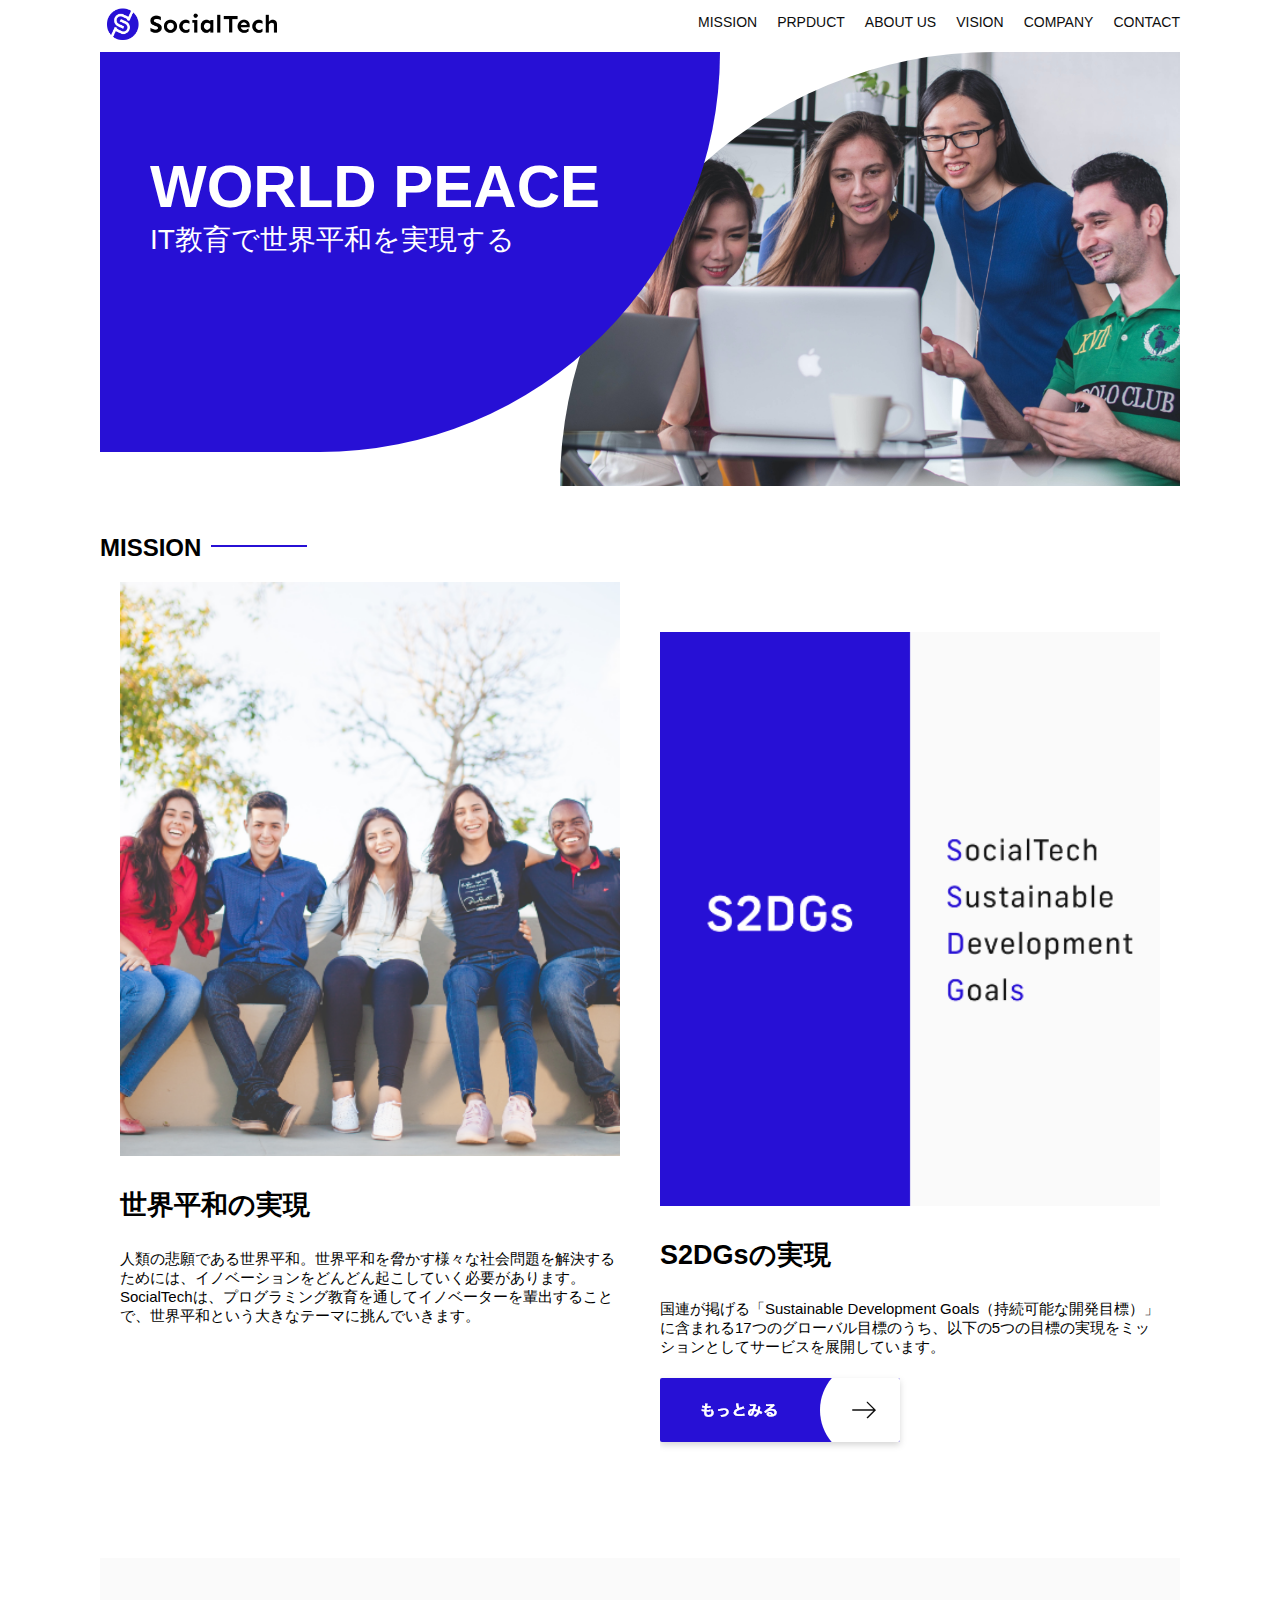
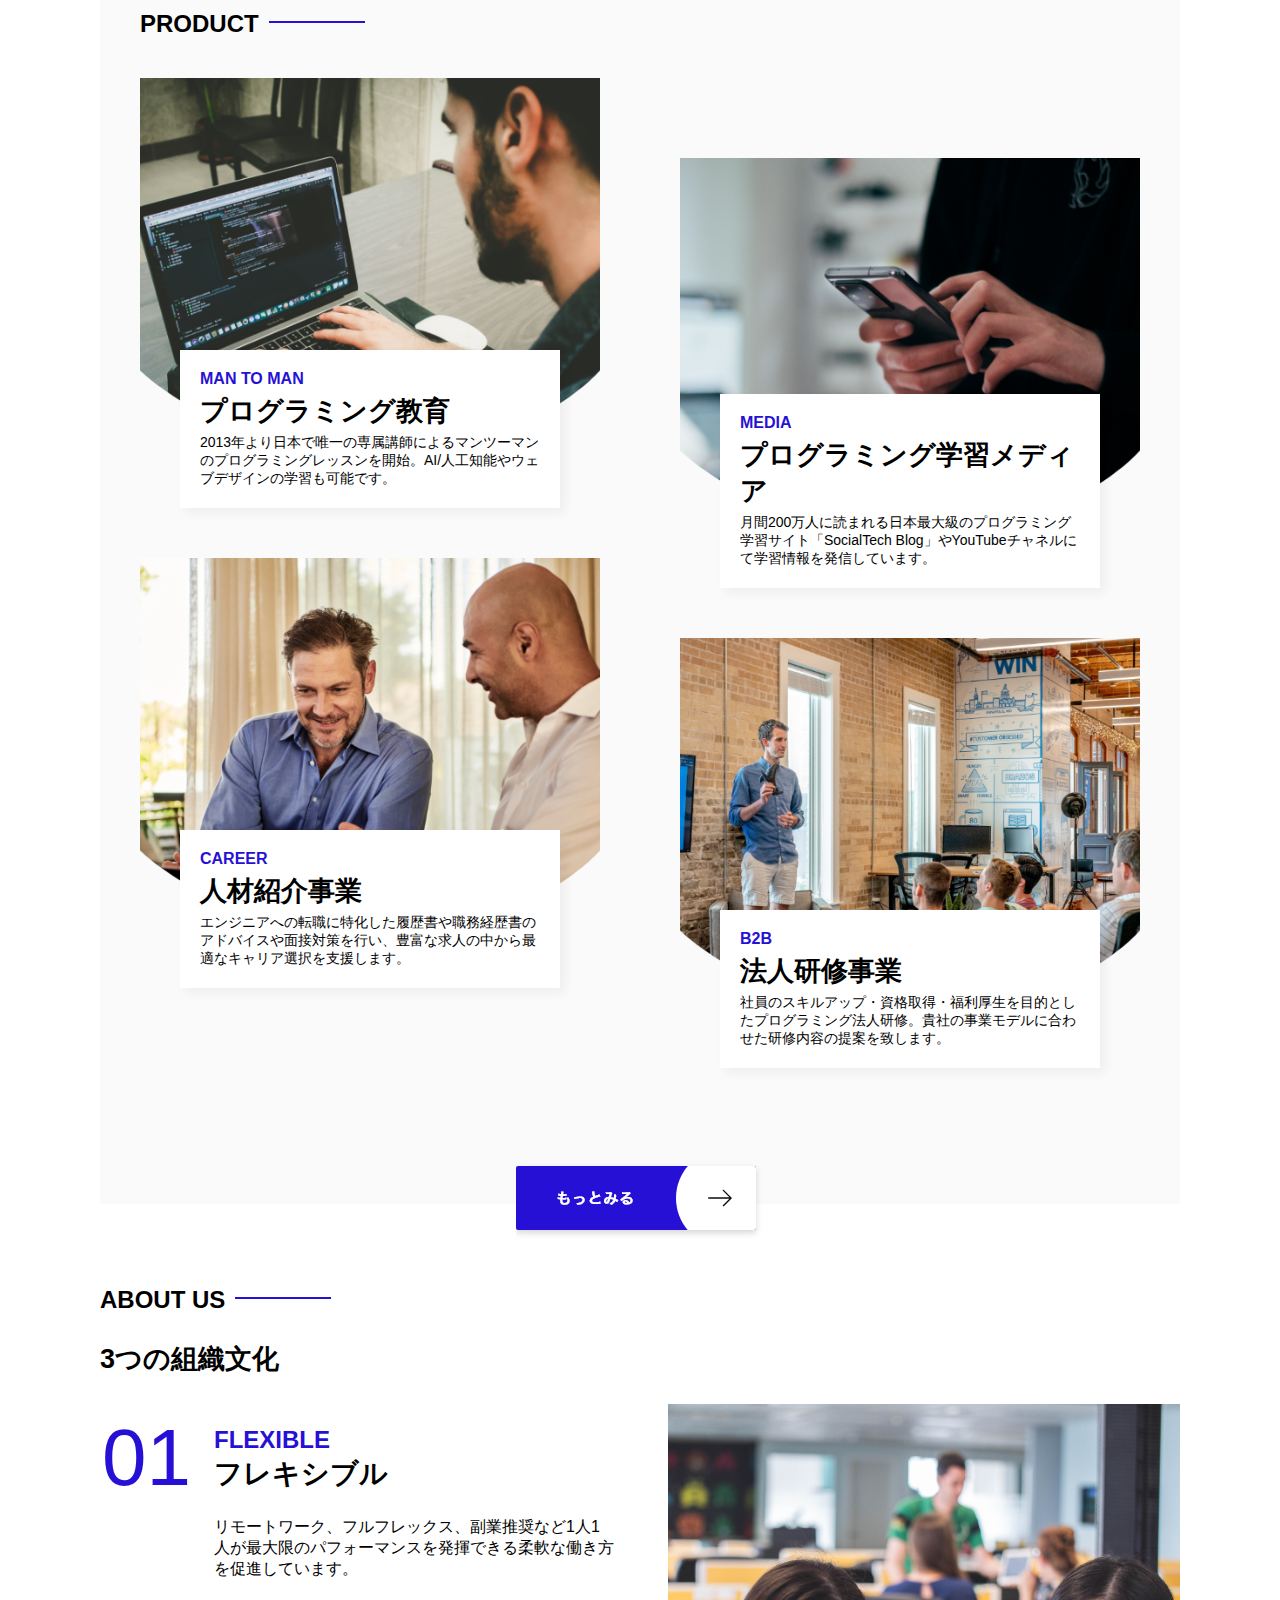
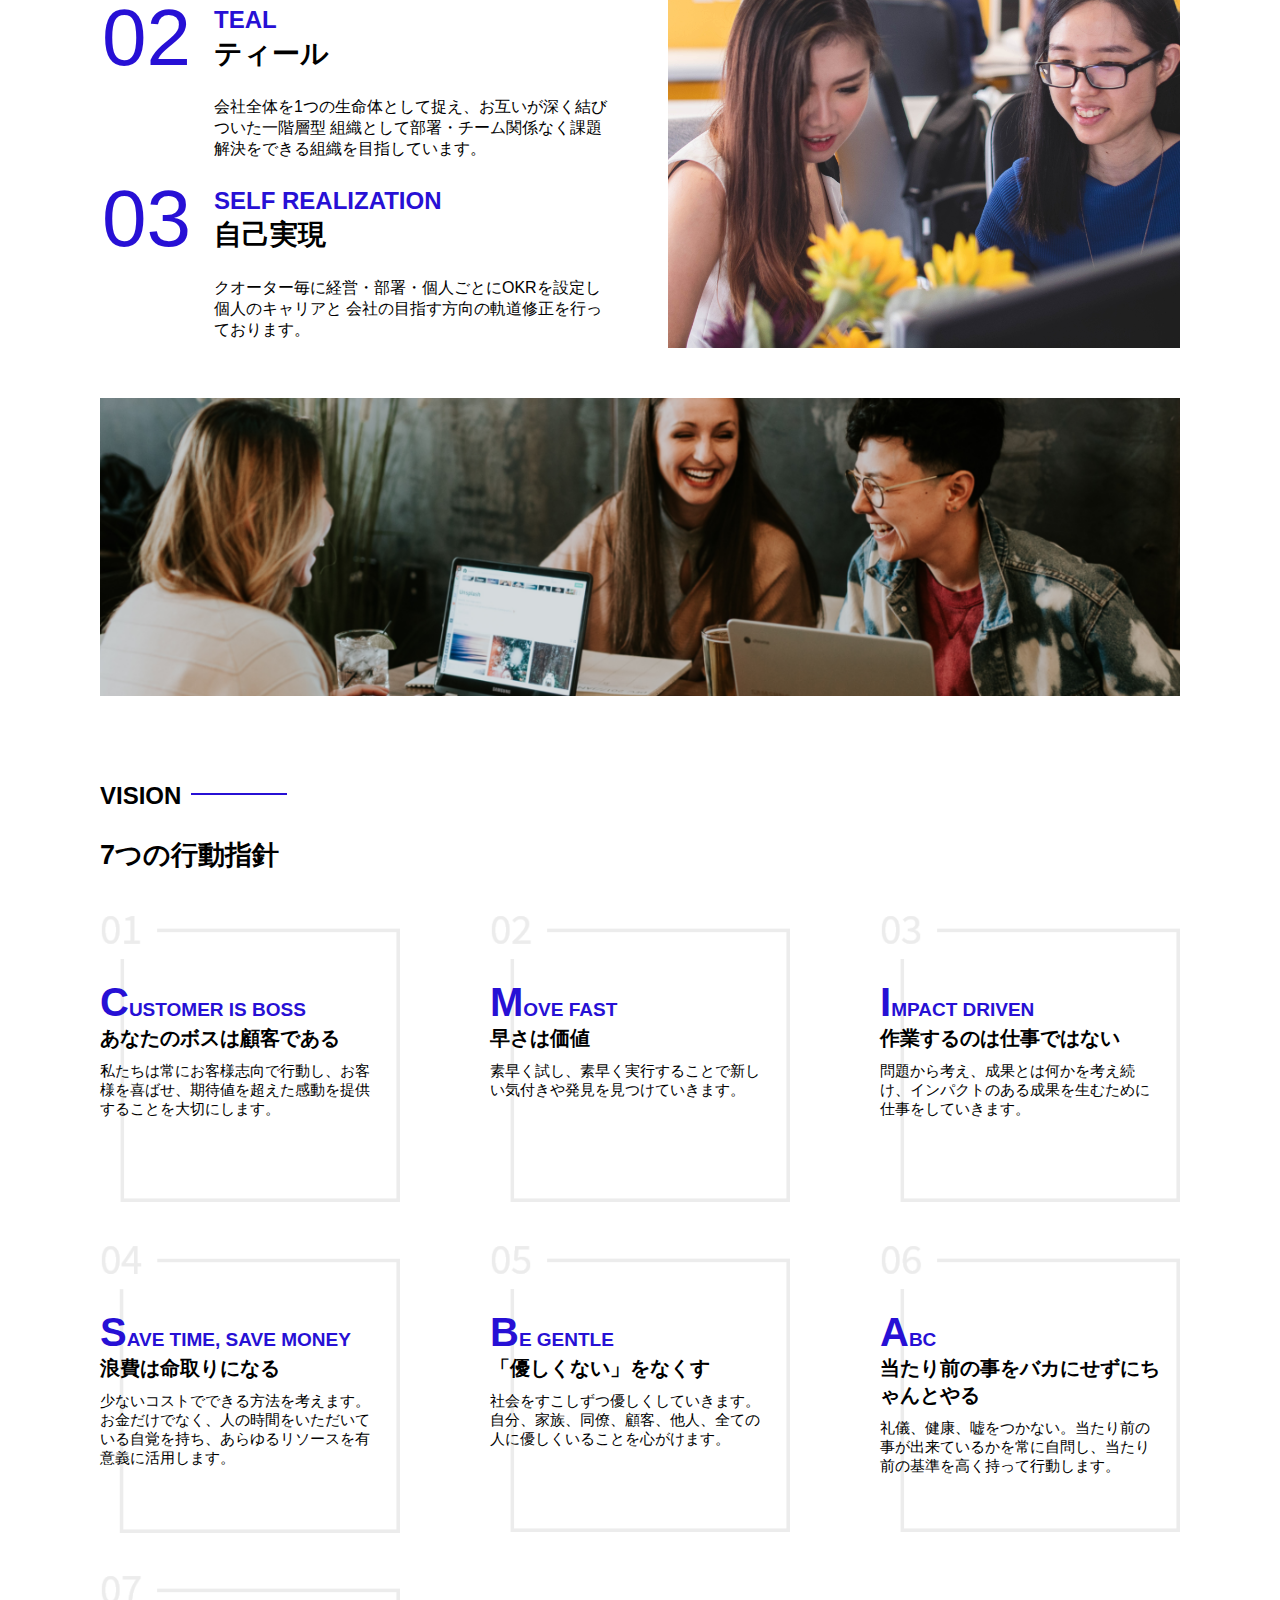
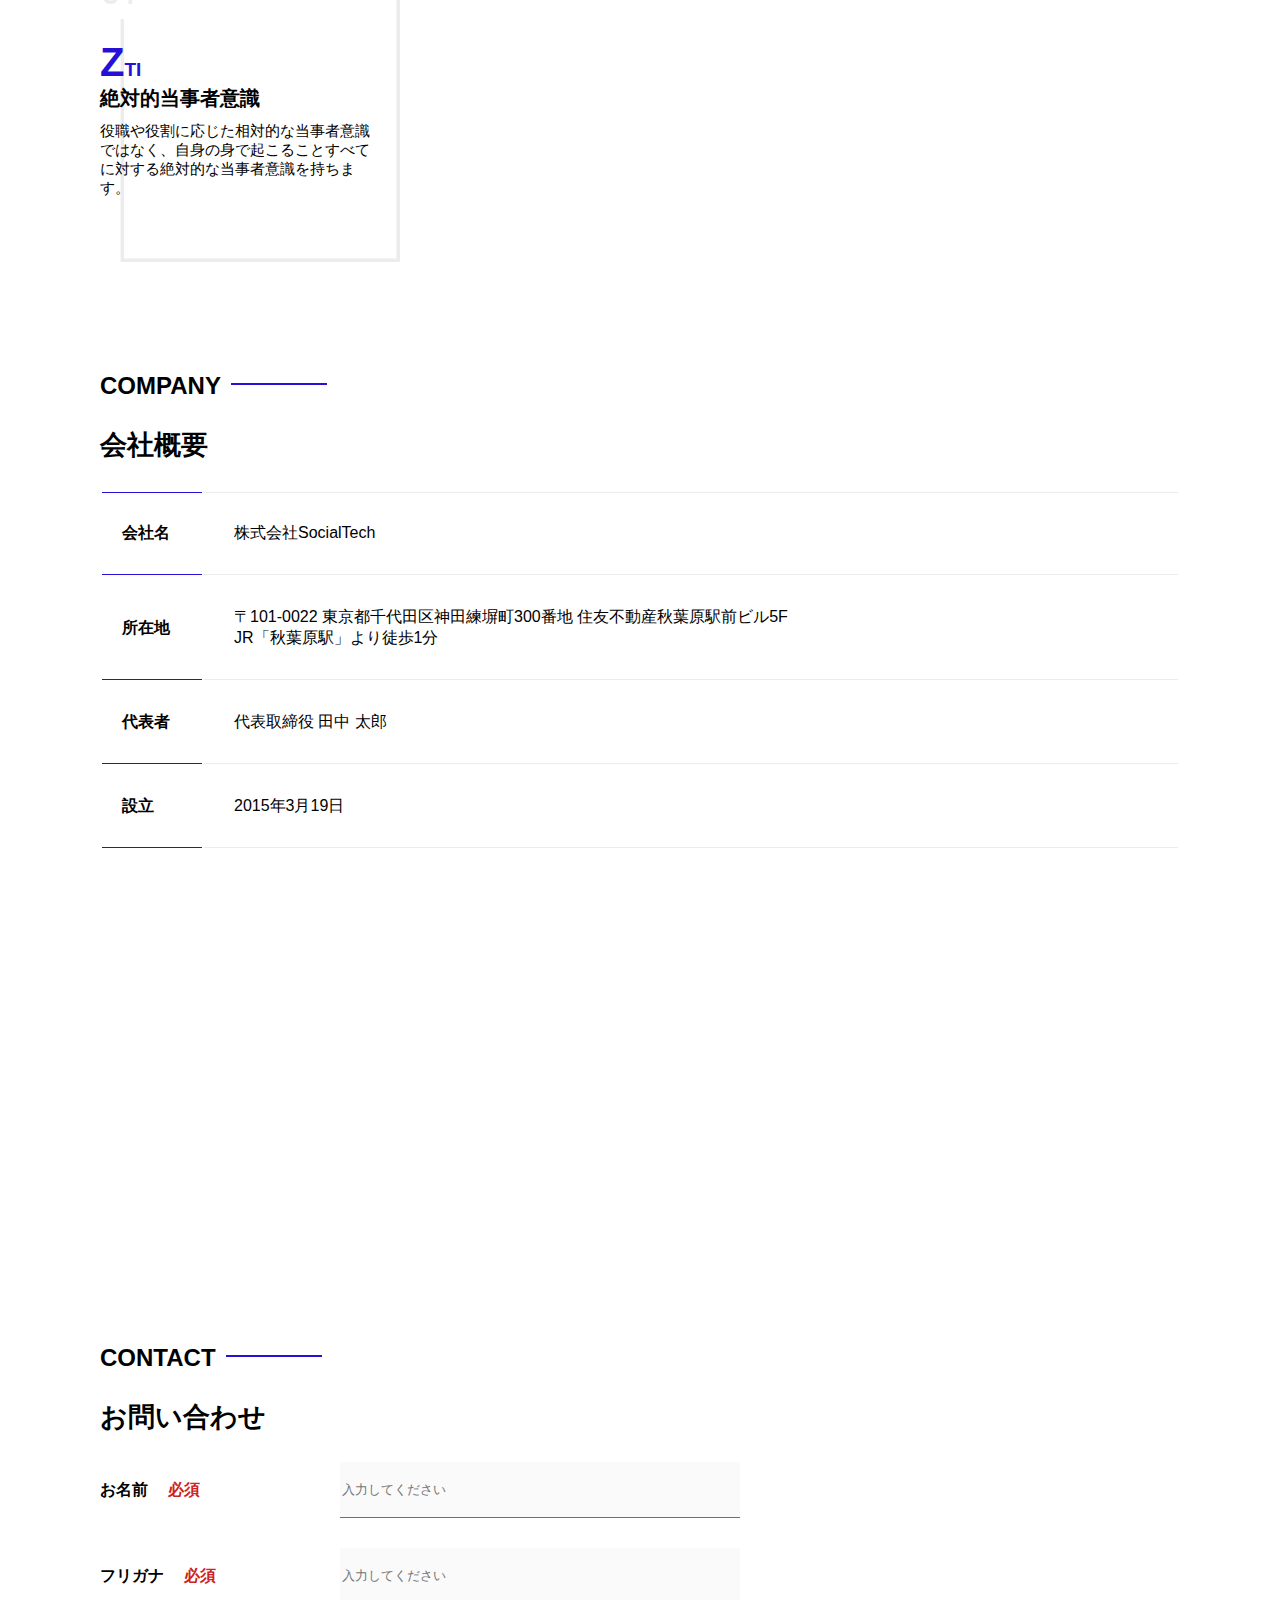
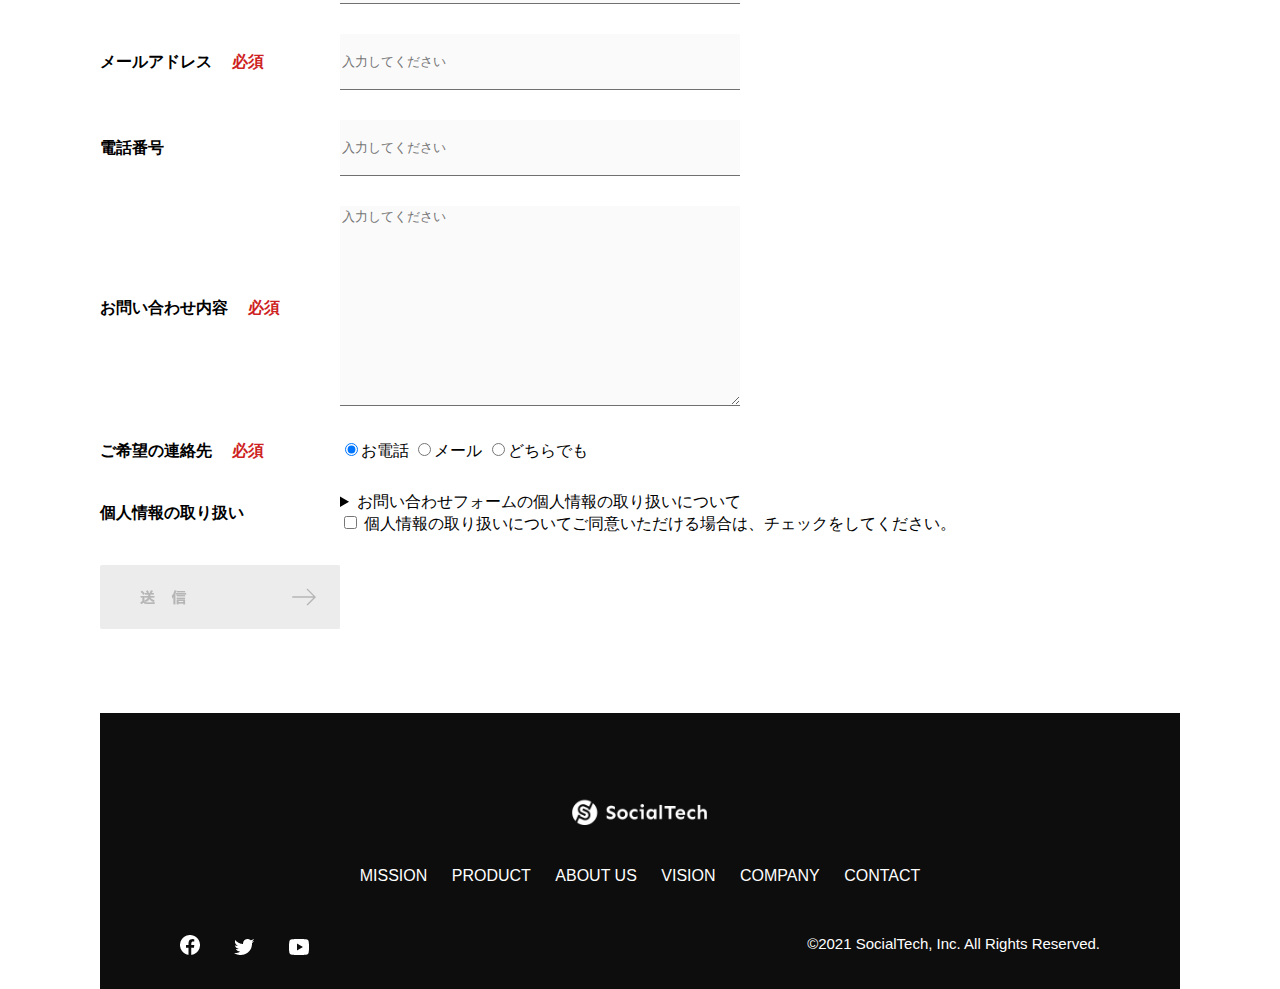
<file: kadai_tutorial_output/index.html>
<!DOCTYPE html>
<html>
<head>
  <meta charset="UTF-8">
  <meta name="description" content="SocialTechはEdTech業界のリーディングカンパニーを目指します。">
  <meta name="viewport" content="width=device-width, initial-scale=1.0">
  <link rel="stylesheet" href="style.css">
  <title>SocialTech</title>
</head>
<body>
  <!-- ヘッダー -->
   <header>
    <!-- ロゴ -->
     <a href="index.html" id="logo"><img src="images/logo.png" alt="トップページに戻る"></a>

     <!-- PC用ナビゲーション -->
      <nav id="nav-pc">
        <ul>
          <li><a href="mission.html">MISSION</a></li>
          <li><a href="product.html">PRPDUCT</a></li>
          <li><a href="index.html#aboutus">ABOUT US</a></li>
          <li><a href="index.html#vision">VISION</a></li>
          <li><a href="index.html#company">COMPANY</a></li>
          <li><a href="index.html#contact">CONTACT</a></li>
        </ul>
      </nav>

      <!-- スマホ用メニューボタン -->
       <button id="menu-sp" onclick="document.getElementById('nav-sp').style.display = 'block'">
        <img src="images/button-menu.png" alt="ナビゲーションを開く">
       </button>

       <!-- スマホ用ナビゲーション -->
        <div id="nav-sp">
          <button id="close" onclick="document.getElementById('nav-sp').style.display = 'none'">
            <img src="images/button-close.png" alt="ナビゲーションを閉じる">
          </button>

          <nav>
            <ul>
              <li>
                <a id="logo-sp" href="index.html" onclick="document.getElementById('nav-sp').style.display = 'none'">
                  <img src="images/logo-sp.png" alt="トップページに戻る"></a>
              </li>
              <li><a class="menu" href="mission.html" onclick="document.getElementById('nav-sp').style.display = 'none'">MISSION</a></li>
              <li><a class="menu" href="product.html" onclick="document.getElementById('nav-sp').style.display = 'none'">PRPDUCT</a></li>
              <li><a class="menu" href="index.html#aboutus" onclick="document.getElementById('nav-sp').style.display = 'none'">ABOUT US</a></li>
              <li><a class="menu" href="index.html#vision" onclick="document.getElementById('nav-sp').style.display = 'none'">VISION</a></li>
              <li><a class="menu" href="index.html#company" onclick="document.getElementById('nav-sp').style.display = 'none'">COMPANY</a></li>
              <li><a class="menu" href="index.html#contact" onclick="document.getElementById('nav-sp').style.display = 'none'">CONTACT</a></li>
            </ul>
          </nav>
          <div id="sns">
            <a href="https://www.facebook.com/sejuku2013">
              <img src="images/button-facebook.png" alt="Facebookのリンク">
            </a>
            <a href="https://twitter.com/samuraijuku">
              <img src="images/button-twitter.png" alt="Twitterのリンク">
            </a>
            <a href="https://www.youtube.com/channel/UCCFOQO5aDK0xXam4cUQXT8g">
              <img src="images/button-youtube.png" alt="YouTubeのリンク">
            </a>
          </div>
        </div>
   </header>


   <main>
    <article>
      <!-- メインビジュアル -->
       <section id="main-visual">
        <div id="main-message">
          <h1>WORLD PEACE</h1>
          <p>IT教育で世界平和を実現する</p>
        </div>
        <img src="images/index/index-main.png" alt="PCの周りに集まる多国籍の仲間たち">
       </section>

       <!-- ミッション -->
        <section id="mission">
          <h2 class="index-h2">MISSION</h2>
          <div id="mission-flex">
            <div>
              <img id="mission-photo" src="images/index/index-mission.png" alt="屋外のベンチで写真を撮影する多国籍の仲間たち">
              <h3>世界平和の実現</h3>
              <p>
                人類の悲願である世界平和。世界平和を脅かす様々な社会問題を解決するためには、イノベーションをどんどん起こしていく必要があります。SocialTechは、プログラミング教育を通してイノベーターを輩出することで、世界平和という大きなテーマに挑んでいきます。
              </p>
            </div>
            <div>
              <img src="images/index/s2dgs.png" alt="S2DGs" id="s2dgs">
              <h3>S2DGsの実現</h3>
              <p>国連が掲げる「Sustainable Development Goals（持続可能な開発目標）」に含まれる17つのグローバル目標のうち、以下の5つの目標の実現をミッションとしてサービスを展開しています。</p>
              <a href="mission.html">
                <img src="images/button-more.png" alt="もっとみる">
              </a>
            </div>
          </div>
        </section>

        <!-- プロダクト -->
         <section id="product">
          <h2 class="index-h2">PRODUCT</h2>
            <div class="product-flex">
              <!-- 左側 -->
              <div id="product-left">
                <div>
                 <img class="product-photo" src="images/index/index-mantoman.png" alt="PCでコードを書く男性">
                  <div class="product-explain">
                    <span>MAN TO MAN</span>
                    <h3>プログラミング教育</h3>
                    <p>2013年より日本で唯一の専属講師によるマンツーマンのプログラミングレッスンを開始。AI/人工知能やウェブデザインの学習も可能です。</p>
                  </div>
                </div>
                <div>
                  <img class="product-photo" src="images/index/index-career.png" alt="笑顔で話し合う2人の男性">
                  <div class="product-explain">
                    <span>CAREER</span>
                    <h3>人材紹介事業</h3>
                    <p>エンジニアへの転職に特化した履歴書や職務経歴書のアドバイスや面接対策を行い、豊富な求人の中から最適なキャリア選択を支援します。</p>
                  </div>
                </div>
              </div>
              <!-- 右側 -->
              <div id="product-right">
                <div>
                  <img class="product-photo" src="images/index/index-media.png" alt="スマートフォンを操作する人">
                  <div class="product-explain">
                    <span>MEDIA</span>
                    <h3>プログラミング学習メディア</h3>
                    <p>月間200万人に読まれる日本最大級のプログラミング学習サイト「SocialTech Blog」やYouTubeチャネルにて学習情報を発信しています。</p>
                  </div>
                </div>
                <div>
                  <img class="product-photo" src="images/index/index-b2b.png" alt="講演中の男性とそれを聴く人々">
                  <div class="product-explain">
                    <span>B2B</span>
                    <h3>法人研修事業</h3>
                    <p>社員のスキルアップ・資格取得・福利厚生を目的としたプログラミング法人研修。貴社の事業モデルに合わせた研修内容の提案を致します。</p>
                  </div>
                </div>
              </div>
            </div>
            <div id="product-more">
              <a href="product.html">
                <img src="images/button-more.png" alt="もっとみる">
              </a>
            </div>
         </section>

         <!-- ABOUT US -->
          <section id="aboutus">
            <h2 class="index-h2">ABOUT US</h2>
            <h3>3つの組織文化</h3>
            <div>
              <table class="culture-table">
                <tr>
                  <td class="culture-num">01</td>
                  <th><span class="culture-en">FLEXIBLE</span><br>フレキシブル</th>
                </tr>
                <tr>
                  <td>
                    <!-- 空のセル -->
                  </td>
                  <td class="culture-description">リモートワーク、フルフレックス、副業推奨など1人1人が最大限のパフォーマンスを発揮できる柔軟な働き方を促進しています。</td>
                </tr>
                <tr>
                  <td class="culture-num">02</td>
                  <th><span class="culture-en">TEAL</span><br>ティール</th>
                </tr>
                <tr>
                  <td>
                    <!-- 空のセル -->
                  </td>
                  <td class="culture-description">会社全体を1つの生命体として捉え、お互いが深く結びついた一階層型 組織として部署・チーム関係なく課題解決をできる組織を目指しています。</td>
                </tr>
                <tr>
                  <td class="culture-num">03</td>
                  <th><span class="culture-en">SELF REALIZATION</span><br>自己実現</th>
                </tr>
                <tr>
                  <td>
                    <!-- 空のセル -->
                  </td>
                  <td class="culture-description">クオーター毎に経営・部署・個人ごとにOKRを設定し個人のキャリアと 会社の目指す方向の軌道修正を行っております。</td>
                </tr>
              </table>
                <img class="culture-img" src="images/index/index-aboutus1.png" alt="笑顔で話し合う2人の女性">
            </div>
              <img class="culture-img2" src="images/index/index-aboutus2.png" alt="笑顔で話し合う3人の男女">
          </section>

          <!-- VISION -->
           <section id="vision">
            <h2 class="index-h2">VISION</h2>
            <h3>7つの行動指針</h3>
            <div>

              <div class="vision-box">
                <img src="images/index/vision-01.png" alt="01">
                <div>
                  <h4>CUSTOMER IS BOSS</h4>
                  <h5>あなたのボスは顧客である</h5>
                  <p>私たちは常にお客様志向で行動し、お客様を喜ばせ、期待値を超えた感動を提供することを大切にします。</p>
                </div>
              </div>

              <div class="vision-box">
                <img src="images/index/vision-02.png" alt="02">
                <div>
                  <h4>MOVE FAST</h4>
                  <h5>早さは価値</h5>
                  <p>素早く試し、素早く実行することで新しい気付きや発見を見つけていきます。</p>
                </div>
              </div>

              <div class="vision-box">
                <img src="images/index/vision-03.png" alt="03">
                <div>
                  <h4>IMPACT DRIVEN</h4>
                  <h5>作業するのは仕事ではない</h5>
                  <p>問題から考え、成果とは何かを考え続け、インパクトのある成果を生むために仕事をしていきます。</p>
                </div>
              </div>

              <div class="vision-box">
                <img src="images/index/vision-04.png" alt="04">
                <div>
                  <h4>SAVE TIME, SAVE MONEY</h4>
                  <h5>浪費は命取りになる</h5>
                  <p>少ないコストでできる方法を考えます。お金だけでなく、人の時間をいただいている自覚を持ち、あらゆるリソースを有意義に活用します。</p>
                </div>
              </div>

              <div class="vision-box">
                <img src="images/index/vision-05.png" alt="05">
                <div>
                  <h4>BE GENTLE</h4>
                  <h5>「優しくない」をなくす</h5>
                  <p>社会をすこしずつ優しくしていきます。自分、家族、同僚、顧客、他人、全ての人に優しくいることを心がけます。</p>
                </div>
              </div>

              <div class="vision-box">
                <img src="images/index/vision-06.png" alt="06">
                <div>
                  <h4>ABC</h4>
                  <h5>当たり前の事をバカにせずにちゃんとやる</h5>
                  <p>礼儀、健康、嘘をつかない。当たり前の事が出来ているかを常に自問し、当たり前の基準を高く持って行動します。</p>
                </div>
              </div>

              <div class="vision-box">
                <img src="images/index/vision-07.png" alt="07">
                <div>
                  <h4>ZTI</h4>
                  <h5>絶対的当事者意識</h5>
                  <p>役職や役割に応じた相対的な当事者意識ではなく、自身の身で起こることすべてに対する絶対的な当事者意識を持ちます。</p>
                </div>
              </div>
            </div>
           </section>

           <!-- COMPANY -->
            <section id="company">
              <h2 class="index-h2">COMPANY</h2>
              <h3>会社概要</h3>

              <!-- 会社概要の表 -->
               <table id="company-table">
                <tr>
                  <th class="tableheader tableheader-first">会社名</th>
                  <td class="cell cell-first">株式会社SocialTech</td>
                </tr>
                <tr>
                  <th class="tableheader">所在地</th>
                  <td class="cell">〒101-0022 東京都千代田区神田練塀町300番地 住友不動産秋葉原駅前ビル5F
                    <br>JR「秋葉原駅」より徒歩1分</td>
                </tr>
                <tr>
                  <th class="tableheader">代表者</th>
                  <td class="cell">代表取締役 田中 太郎</td>
                </tr>
                <tr>
                  <th class="tableheader">設立</th>
                  <td class="cell">2015年3月19日</td>
                </tr>
               </table>

               <!-- 地図 -->
                <iframe src="https://www.google.com/maps/embed?pb=!1m18!1m12!1m3!1d3240.068855133681!2d139.77207767578852!3d35.69992317258122!2m3!1f0!2f0!3f0!3m2!1i1024!2i768!4f13.1!3m3!1m2!1s0x60188fee13660e23%3A0x77137876edf742ac!2z5L2P5Y-L5LiN5YuV55Sj56eL6JGJ5Y6f6aeF5YmN44OT44Or!5e0!3m2!1sja!2sjp!4v1730553189323!5m2!1sja!2sjp"
                 style="border:0;" allowfullscreen="" loading="lazy">
                </iframe>
            </section>

            <!-- お問い合わせフォーム -->
             <section id="contact">
             <h2 class="index-h2">CONTACT</h2>
             <h3>お問い合わせ</h3>

             <form>
              <div>
                <div class="contact-heading">
                  <label class="contact-label">お名前<span class="contact-span">必須</span></label>
                </div>
                <div>
                  <input type="text" name="name" placeholder="入力してください" class="contact-textbox">
                </div>
              </div>

              <div>
                <div class="contact-heading">
                  <label class="contact-label">フリガナ<span class="contact-span">必須</span></label>
                </div>
                <div>
                  <input type="text" name="hurigana" placeholder="入力してください" class="contact-textbox">
                </div>
              </div>

              <div>
                <div class="contact-heading">
                  <label class="contact-label">メールアドレス<span class="contact-span">必須</span></label>
                </div>
                <div>
                  <input type="text" name="email" placeholder="入力してください" class="contact-textbox">
                </div>
              </div>

              <div>
                <div class="contact-heading">
                  <label class="contact-label">電話番号</label>
                </div>
                <div>
                  <input type="text" name="tel" placeholder="入力してください" class="contact-textbox">
                </div>
              </div>

              <div>
                <div class="contact-heading">
                  <label class="contact-label">お問い合わせ内容<span class="contact-span">必須</span></label>
                </div>
                <div>
                  <textarea class="contact-textarea" placeholder="入力してください" name="message"></textarea>
                </div>
              </div>

              <div>
                <div class="contact-heading">
                  <label class="contact-label">ご希望の連絡先<span class="contact-span">必須</span></label>
                </div>
                <div>
                  <input class="radiobutton" type="radio" value="tel" name="contact" checked><label>お電話</label>
                  <input class="radiobutton" type="radio" value="mail" name="contact" ><label>メール</label>
                  <input class="radiobutton" type="radio" value="both" name="contact" ><label>どちらでも</label>
                </div>
              </div>

              <div>
                <div class="contact-heading">
                  <label class="contact-label">個人情報の取り扱い</label>
                </div>
                <div>
                  <details>
                    <summary>お問い合わせフォームの個人情報の取り扱いについて</summary>
                    <div>
                      <dl>
                        <dt>１．組織の名称又は氏名</dt>
                        <dd>株式会社SocialTech</dd>
                        <dt>２．個人情報保護管理者（若しくはその代理人）の氏名又は職名、所属及び連絡先</dt>
                        <dd>
                          <p>鈴木 一郎 コーポレート部</p>
                          <p>メールアドレス：samurai@example.com</p>
                          <p>TEL：03-1234-5678</p>
                        </dd>
                        <dt>３．個人情報の利用目的</dt>
                        <dd>
                          <ul>
                            <li>本サービス及び本サービスに関連する情報の提供又はそれらに関する連絡のため</li>
                            <li>ユーザーの本人確認のため</li>
                            <li>当社サービスのご案内のため</li>
                            <li>当社の商品等の広告または宣伝（電子メールによるものを含むものとします。）</li>
                          </ul>
                        </dd>
                        <dt>４．個人情報の取り扱い業務の委託</dt>
                        <dd>個人情報の取扱業務の全部または一部を外部に業務委託する場合があります。その際、弊社は、個人情報を適切に保護できる管理体制を敷き実行していることを条件として委託先を厳選したうえで、機密保持契約を委託先と締結し、お客様の個人情報を厳密に管理させます。</dd>
                        <dt>５．個人情報の開示等の請求</dt>
                        <dd>
                          お客様は、弊社に対してご自身の個人情報の開示等（利用目的の通知、開示、内容の訂正・追加・削除、利用の停止または消去、第三者への提供の停止）に関して、当社問合わせ窓口に申し出ることができます。<br>
                          その際、弊社はお客様ご本人を確認させていただいたうえで、合理的な期間内に対応いたします。<br>
                          なお、個人情報に関する弊社問合わせ先は、次の通りです。
                        </dd>
                        <dd>
                          <p>株式会社SocialTech　個人情報問合せ窓口</p>
                          <p>〒150-0043　東京都千代田区神田練塀町300番地 住友不動産秋葉原駅前ビル5F</p>
                          <p>メールアドレス：samurai@example.com　TEL：03-1234-5678</p>
                        </dd>

                        <dt>６．個人情報を提供されることの任意性について</dt>
                        <dd>お客様がご自身の個人情報を弊社に提供されるか否かは、お客様のご判断によりますが、もしご提供されない場合には、適切なサービスが提供できない場合がありますので予めご了承ください。</dd>
                      </dl>
                    </div>
                  </details>
                  <input type="checkbox" name="agree">
                  <span>個人情報の取り扱いについてご同意いただける場合は、チェックをしてください。</span>
                </div>
              </div>

              <input type="image" src="images/button-submit.png" alt="送信する">
             </form>
            </section>
    </article>
   </main>

   <!-- フッター -->
   <footer>
    <div id="footer-logo">
      <img src="images/logo-sp.png" alt="SocialTech">
    </div>
    <div id="footer-link">
      <a href="mission.html">MISSION</a>
      <a href="product.html">PRODUCT</a>
      <a href="index.html#aboutus">ABOUT US</a>
      <a href="index.html#vision">VISION</a>
      <a href="index.html#company">COMPANY</a>
      <a href="index.html#contact">CONTACT</a>
    </div>

    <div id="sns-footer">
      <div class="sns-btns">
        <a href="https://www.facebook.com/sejuku2013"><img src="images/button-facebook.png" alt="Facebookのリンク"></a>
        <a href="https://twitter.com/samuraijuku"><img src="images/button-twitter.png" alt="Twitterのリンク"></a>
        <a href="https://www.youtube.com/channel/UCCFOQO5aDK0xXam4cUQXT8g"><img src="images/button-youtube.png" alt="YouTubeのリンク"></a>
      </div>
      <p id="copyright">&copy;2021 SocialTech, Inc. All Rights Reserved.</p>
    </div>
   </footer>
</body>
</html>
</file>
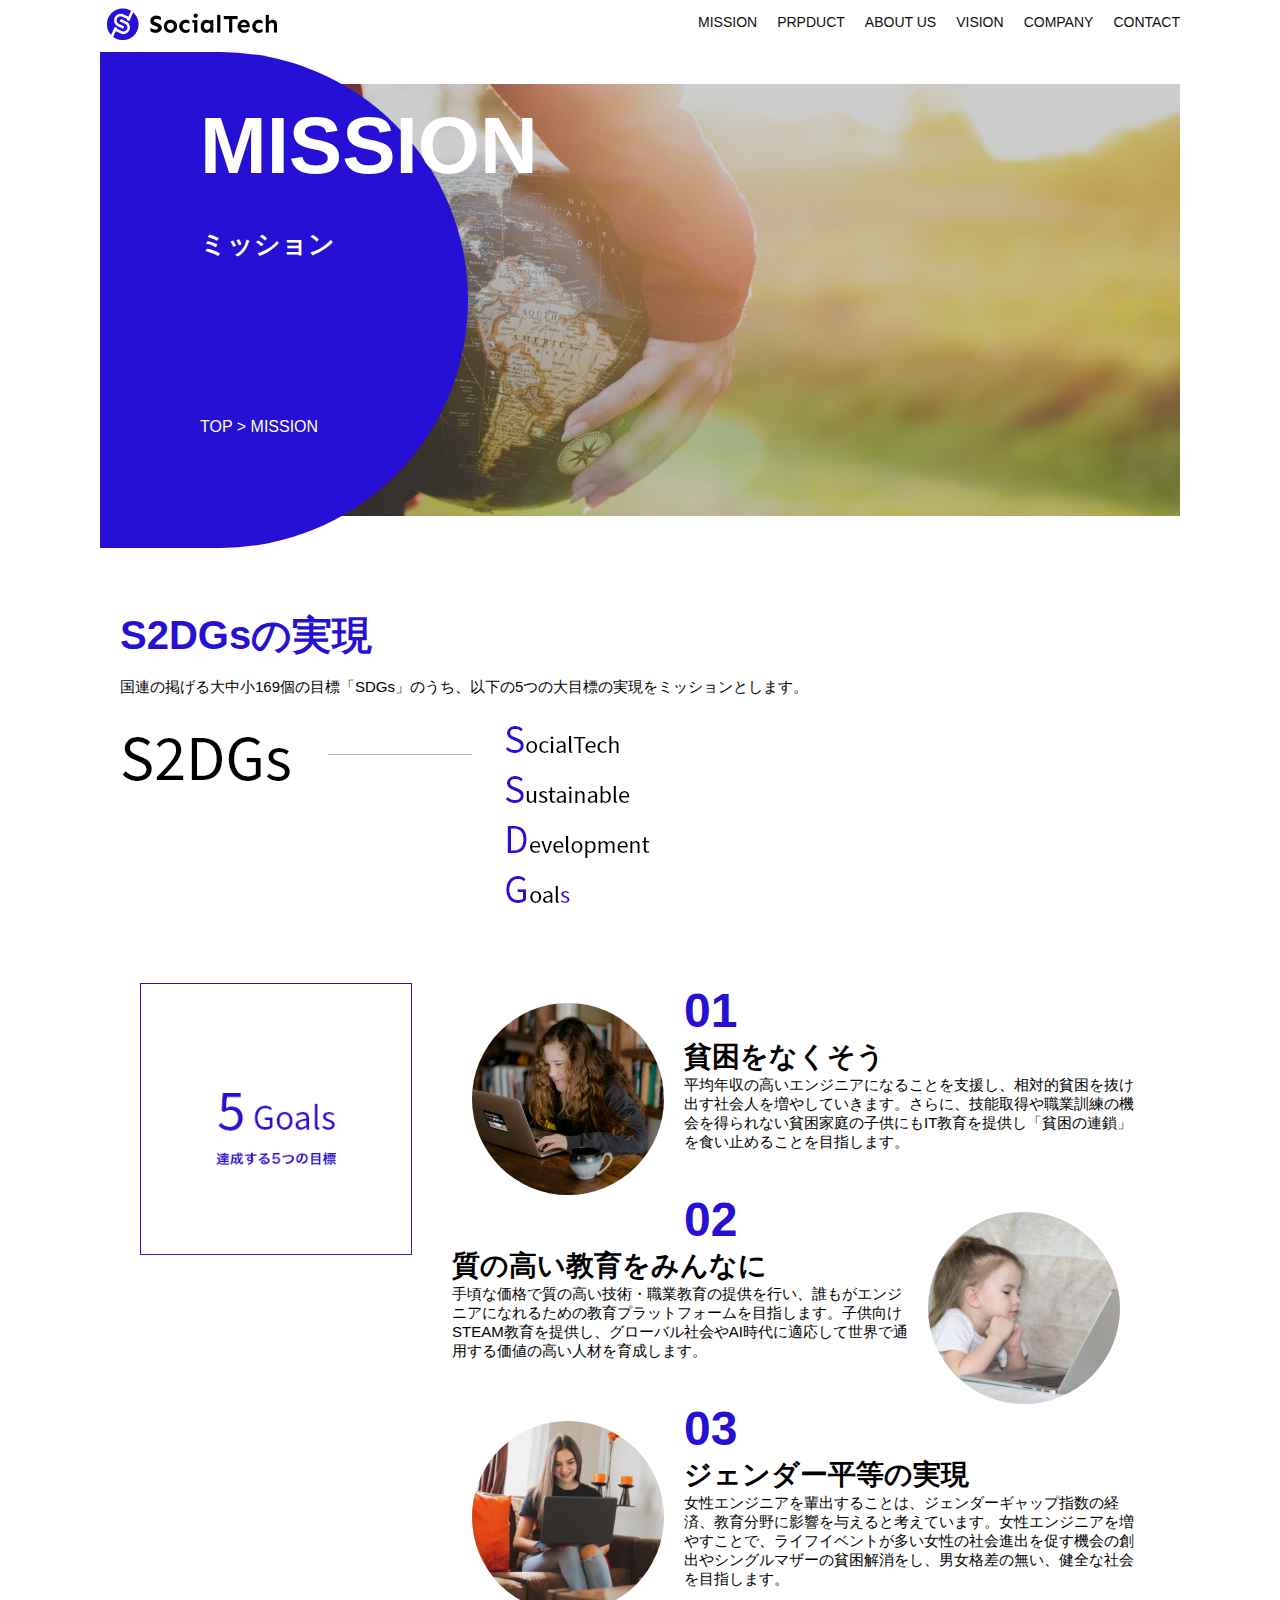
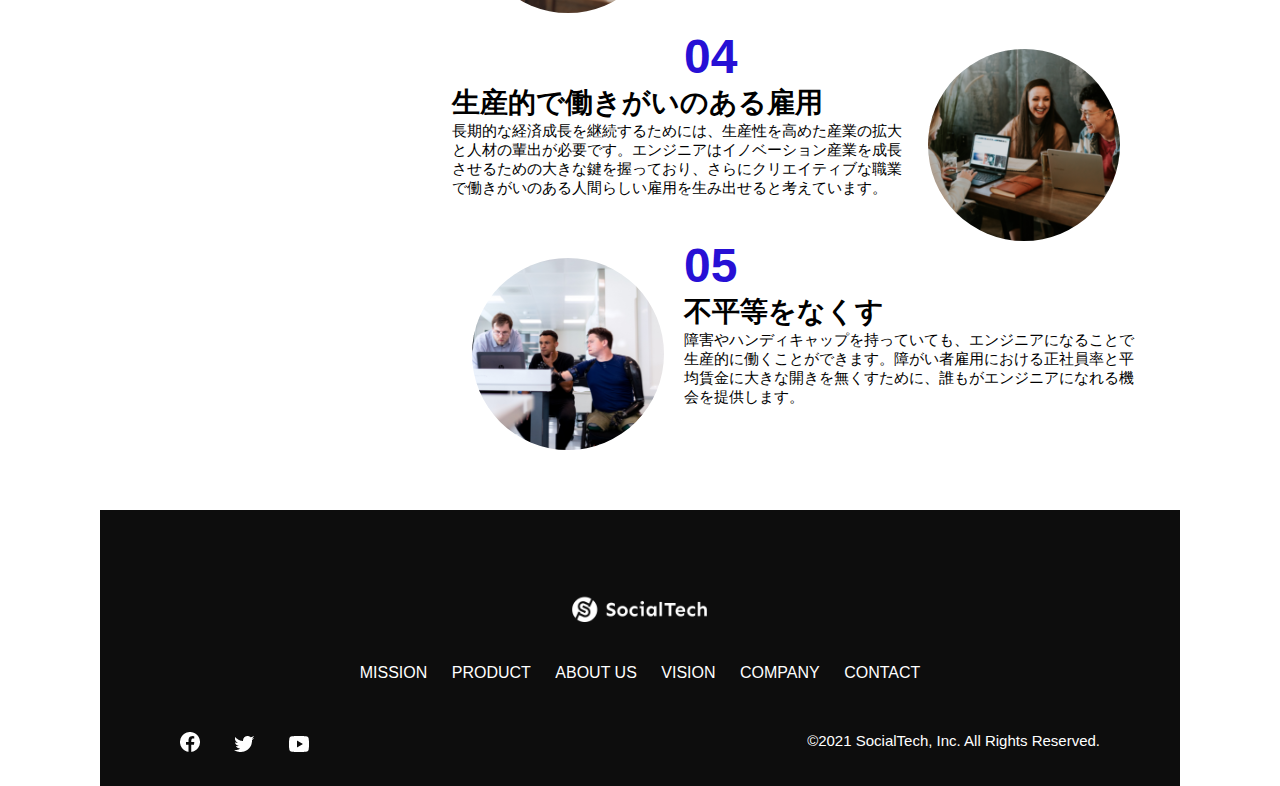
<file: kadai_tutorial_output/mission.html>
<!DOCTYPE html>
<html>
  <head>
    <meta charset="UTF-8">
    <meta name="viewport" content="width=device-width, initial-scale=1.0">
    <meta name="description" content="SocialTechが目指す5つの目標（S2DGs）を紹介します">
    <link rel="stylesheet" href="style.css">
    <title>SocialTech - MISSION ミッション -</title>
  </head>

  <body>
      <!-- ヘッダー -->
    <header>
    <!-- ロゴ -->
     <a href="index.html" id="logo"><img src="images/logo.png" alt="トップページに戻る"></a>

     <!-- PC用ナビゲーション -->
      <nav id="nav-pc">
        <ul>
          <li><a href="mission.html">MISSION</a></li>
          <li><a href="product.html">PRPDUCT</a></li>
          <li><a href="index.html#aboutus">ABOUT US</a></li>
          <li><a href="index.html#vision">VISION</a></li>
          <li><a href="index.html#company">COMPANY</a></li>
          <li><a href="index.html#contact">CONTACT</a></li>
        </ul>
      </nav>

      <!-- スマホ用メニューボタン -->
       <button id="menu-sp" onclick="document.getElementById('nav-sp').style.display = 'block'">
        <img src="images/button-menu.png" alt="ナビゲーションを開く">
       </button>

       <!-- スマホ用ナビゲーション -->
        <div id="nav-sp">
          <button id="close" onclick="document.getElementById('nav-sp').style.display = 'none'">
            <img src="images/button-close.png" alt="ナビゲーションを閉じる">
          </button>

          <nav>
            <ul>
              <li>
                <a id="logo-sp" href="index.html" onclick="document.getElementById('nav-sp').style.display = 'none'">
                  <img src="images/logo-sp.png" alt="トップページに戻る"></a>
              </li>
              <li><a class="menu" href="mission.html" onclick="document.getElementById('nav-sp').style.display = 'none'">MISSION</a></li>
              <li><a class="menu" href="product.html" onclick="document.getElementById('nav-sp').style.display = 'none'">PRPDUCT</a></li>
              <li><a class="menu" href="index.html#aboutus" onclick="document.getElementById('nav-sp').style.display = 'none'">ABOUT US</a></li>
              <li><a class="menu" href="index.html#vision" onclick="document.getElementById('nav-sp').style.display = 'none'">VISION</a></li>
              <li><a class="menu" href="index.html#company" onclick="document.getElementById('nav-sp').style.display = 'none'">COMPANY</a></li>
              <li><a class="menu" href="index.html#contact" onclick="document.getElementById('nav-sp').style.display = 'none'">CONTACT</a></li>
            </ul>
          </nav>
          <div id="sns">
            <a href="https://www.facebook.com/sejuku2013">
              <img src="images/button-facebook.png" alt="Facebookのリンク">
            </a>
            <a href="https://twitter.com/samuraijuku">
              <img src="images/button-twitter.png" alt="Twitterのリンク">
            </a>
            <a href="https://www.youtube.com/channel/UCCFOQO5aDK0xXam4cUQXT8g">
              <img src="images/button-youtube.png" alt="YouTubeのリンク">
            </a>
          </div>
        </div>
    </header>

    <main>
      <article>
        <section id="mission-main">
          <div class="mission-main-inner">
            <div id="mission-title">
              <h1>MISSION<br><span>ミッション</span></h1>
              <p>TOP > MISSION</p>
            </div>
          </div>
        </section>

        <section id="mission-s2dgs">
          <h2 class="mission-h2">S2DGsの実現</h2>
          <p>国連の掲げる大中小169個の目標「SDGs」のうち、以下の5つの大目標の実現をミッションとします。</p>
          <img src="images/mission/mission-s2dgs.png" alt="S2DGs">
        </section>

        <!-- 左のカラム -->
         <section id="mission-five-goals">
          <div class="five-goals-image">
            <img src="images/mission/mission-5goals.png" alt="5Goals">
          </div>

          <!-- 右のカラム -->
           <div class="five-goals-read">
            <div>
              <img class="fivegoals-image-left" src="images/mission/mission-5goals01.png" alt="PCを操作する女の子">
              <span class="fivegoals-number">01</span>
              <h3 class="fivegoals-h3">貧困をなくそう</h3>
              <p class="fivegoals-p">平均年収の高いエンジニアになることを支援し、相対的貧困を抜け出す社会人を増やしていきます。さらに、技能取得や職業訓練の機会を得られない貧困家庭の子供にもIT教育を提供し「貧困の連鎖」を食い止めることを目指します。</p>
            </div>

            <div>
              <img class="fivegoals-image-right" src="images/mission/mission-5goals02.png" alt="PCを見つめる小さい女の子">
              <span class="fivegoals-number">02</span>
              <h3 class="fivegoals-h3">質の高い教育をみんなに</h3>
              <p class="fivegoals-p">手頃な価格で質の高い技術・職業教育の提供を行い、誰もがエンジニアになれるための教育プラットフォームを目指します。子供向けSTEAM教育を提供し、グローバル社会やAI時代に適応して世界で通用する価値の高い人材を育成します。</p>
            </div>

            <div>
              <img class="fivegoals-image-left" src="images/mission/mission-5goals03.png" alt="PCを操作する女性">
              <span class="fivegoals-number">03</span>
              <h3 class="fivegoals-h3">ジェンダー平等の実現</h3>
              <p class="fivegoals-p">女性エンジニアを輩出することは、ジェンダーギャップ指数の経済、教育分野に影響を与えると考えています。女性エンジニアを増やすことで、ライフイベントが多い女性の社会進出を促す機会の創出やシングルマザーの貧困解消をし、男女格差の無い、健全な社会を目指します。</p>
            </div>

            <div>
              <img class="fivegoals-image-right" src="images/mission/mission-5goals04.png" alt="笑顔で話し合う3人の男女">
              <span class="fivegoals-number">04</span>
              <h3 class="fivegoals-h3">生産的で働きがいのある雇用</h3>
              <p class="fivegoals-p">長期的な経済成長を継続するためには、生産性を高めた産業の拡大と人材の輩出が必要です。エンジニアはイノベーション産業を成長させるための大きな鍵を握っており、さらにクリエイティブな職業で働きがいのある人間らしい雇用を生み出せると考えています。</p>
            </div>

            <div>
              <img class="fivegoals-image-left" src="images/mission/mission-5goals05.png" alt="障害を持つ男性が生き生きと働く様子">
              <span class="fivegoals-number">05</span>
              <h3 class="fivegoals-h3">不平等をなくす</h3>
              <p class="fivegoals-p">障害やハンディキャップを持っていても、エンジニアになることで生産的に働くことができます。障がい者雇用における正社員率と平均賃金に大きな開きを無くすために、誰もがエンジニアになれる機会を提供します。</p>
            </div>
           </div>
         </section>
      </article>
    </main>

  <!-- フッター -->
   <footer>
    <div id="footer-logo">
      <img src="images/logo-sp.png" alt="SocialTech">
    </div>
    <div id="footer-link">
      <a href="mission.html">MISSION</a>
      <a href="product.html">PRODUCT</a>
      <a href="index.html#aboutus">ABOUT US</a>
      <a href="index.html#vision">VISION</a>
      <a href="index.html#company">COMPANY</a>
      <a href="index.html#contact">CONTACT</a>
    </div>

    <div id="sns-footer">
      <div class="sns-btns">
        <a href="https://www.facebook.com/sejuku2013"><img src="images/button-facebook.png" alt="Facebookのリンク"></a>
        <a href="https://twitter.com/samuraijuku"><img src="images/button-twitter.png" alt="Twitterのリンク"></a>
        <a href="https://www.youtube.com/channel/UCCFOQO5aDK0xXam4cUQXT8g"><img src="images/button-youtube.png" alt="YouTubeのリンク"></a>
      </div>
      <p id="copyright">&copy;2021 SocialTech, Inc. All Rights Reserved.</p>
    </div>
   </footer>

  </body>
</html>
</file>
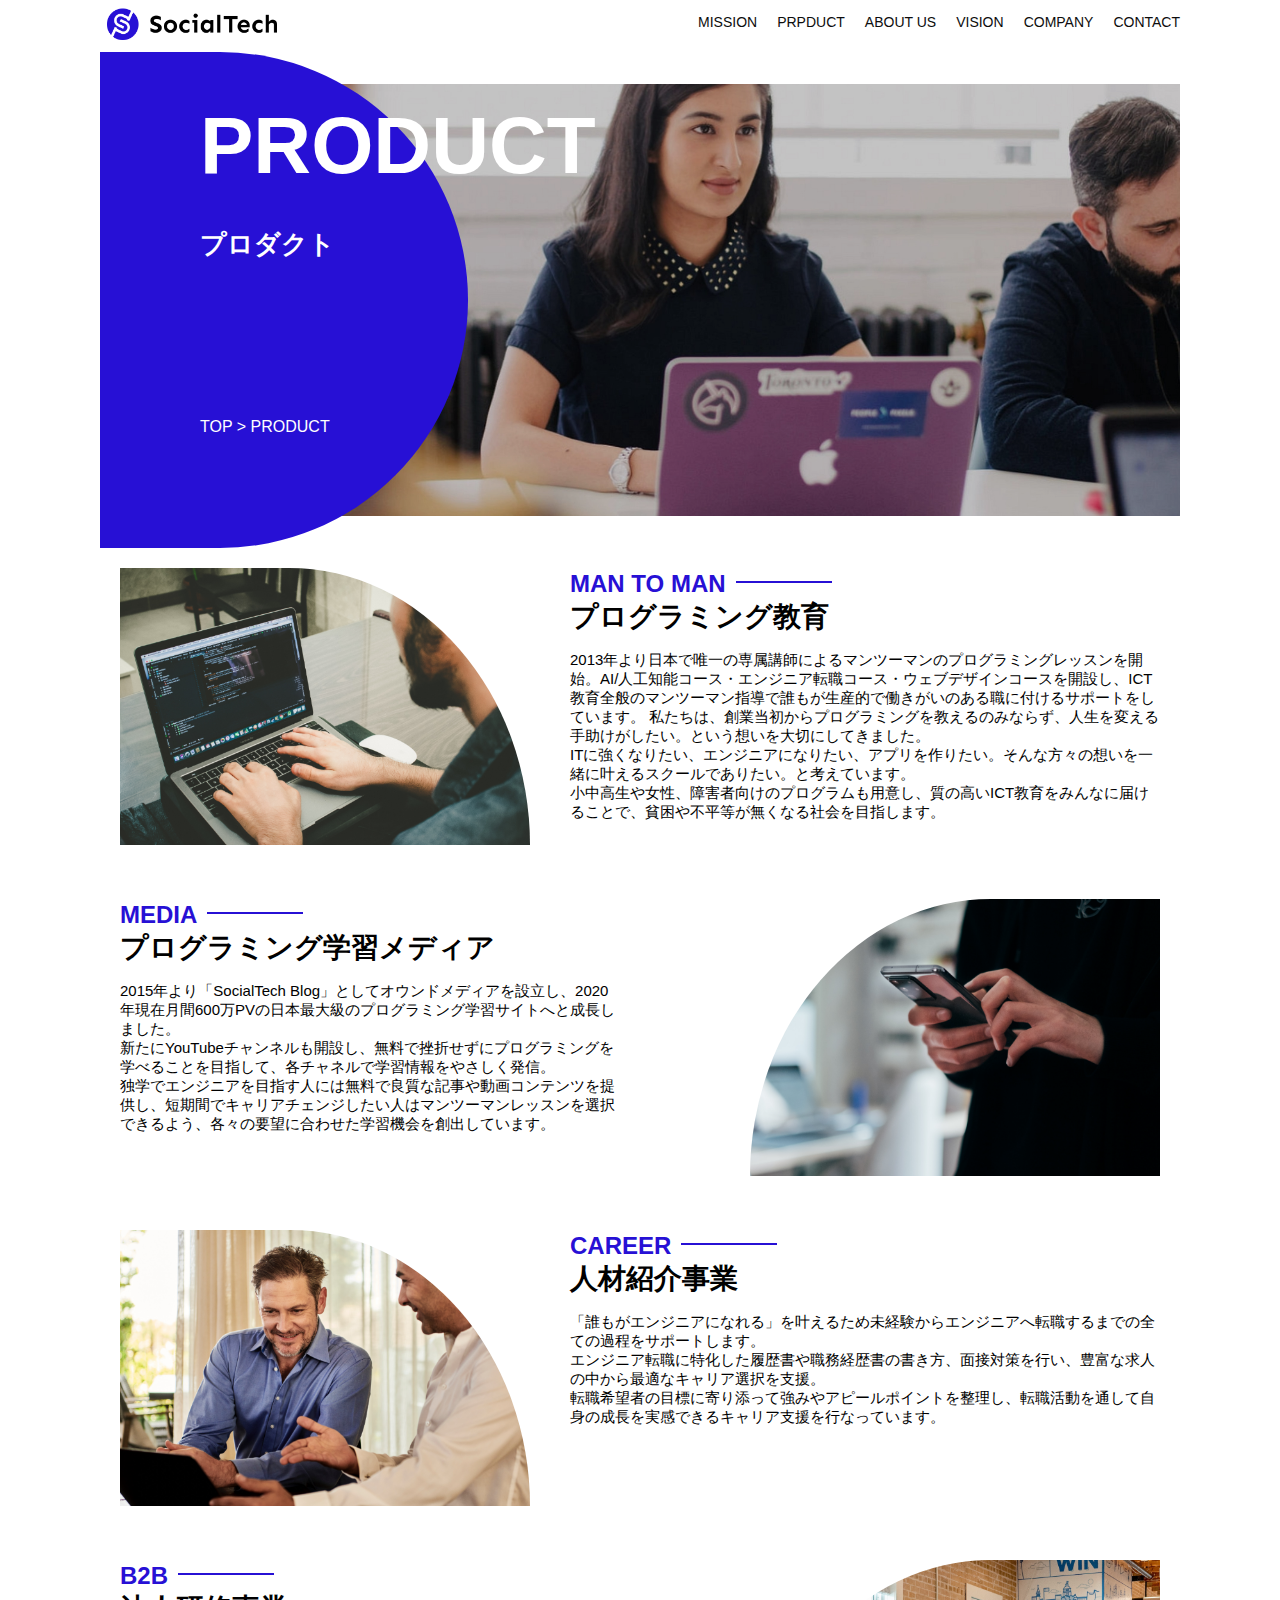
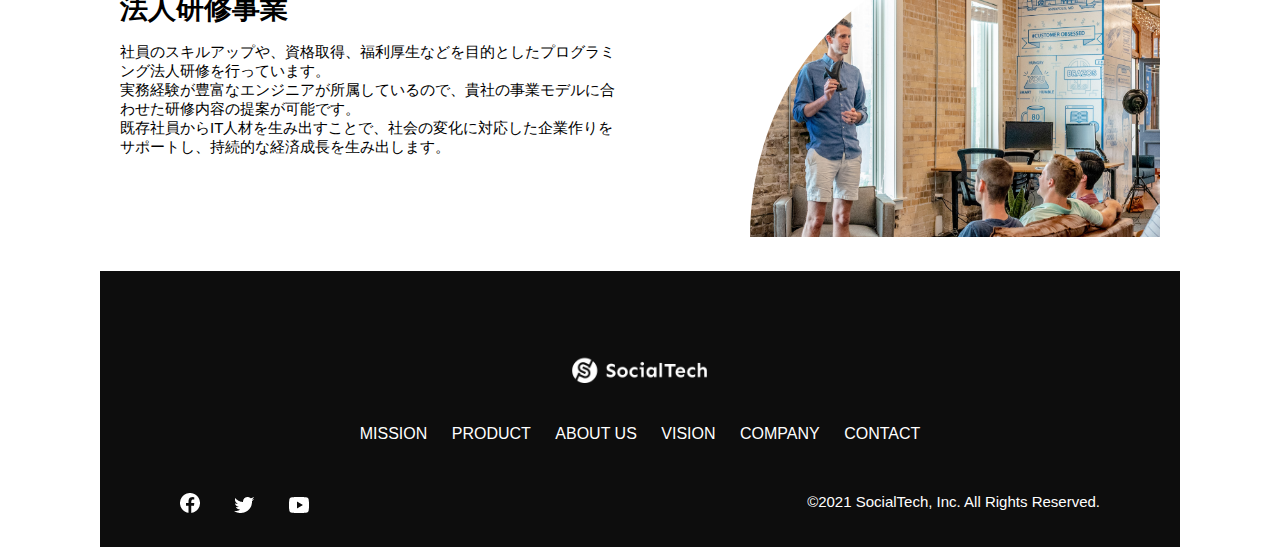
<file: kadai_tutorial_output/product.html>
<!DOCTYPE html>
<html lang="en">
<head>
  <meta charset="UTF-8">
  <meta name="description" content="SocialTechの4つのプロダクトを紹介します">
  <meta name="viewport" content="width=device-width, initial-scale=1.0">
  <link rel="stylesheet" href="style.css">
  <title>SocialTech -PRODUCT プロダクト-</title>
</head>
<body>
    <!-- ヘッダー -->
    <header>
      <!-- ロゴ -->
       <a href="index.html" id="logo"><img src="images/logo.png" alt="トップページに戻る"></a>
  
       <!-- PC用ナビゲーション -->
        <nav id="nav-pc">
          <ul>
            <li><a href="mission.html">MISSION</a></li>
            <li><a href="product.html">PRPDUCT</a></li>
            <li><a href="index.html#aboutus">ABOUT US</a></li>
            <li><a href="index.html#vision">VISION</a></li>
            <li><a href="index.html#company">COMPANY</a></li>
            <li><a href="index.html#contact">CONTACT</a></li>
          </ul>
        </nav>
  
        <!-- スマホ用メニューボタン -->
         <button id="menu-sp" onclick="document.getElementById('nav-sp').style.display = 'block'">
          <img src="images/button-menu.png" alt="ナビゲーションを開く">
         </button>
  
         <!-- スマホ用ナビゲーション -->
          <div id="nav-sp">
            <button id="close" onclick="document.getElementById('nav-sp').style.display = 'none'">
              <img src="images/button-close.png" alt="ナビゲーションを閉じる">
            </button>
  
            <nav>
              <ul>
                <li>
                  <a id="logo-sp" href="index.html" onclick="document.getElementById('nav-sp').style.display = 'none'">
                    <img src="images/logo-sp.png" alt="トップページに戻る"></a>
                </li>
                <li><a class="menu" href="mission.html" onclick="document.getElementById('nav-sp').style.display = 'none'">MISSION</a></li>
                <li><a class="menu" href="product.html" onclick="document.getElementById('nav-sp').style.display = 'none'">PRPDUCT</a></li>
                <li><a class="menu" href="index.html#aboutus" onclick="document.getElementById('nav-sp').style.display = 'none'">ABOUT US</a></li>
                <li><a class="menu" href="index.html#vision" onclick="document.getElementById('nav-sp').style.display = 'none'">VISION</a></li>
                <li><a class="menu" href="index.html#company" onclick="document.getElementById('nav-sp').style.display = 'none'">COMPANY</a></li>
                <li><a class="menu" href="index.html#contact" onclick="document.getElementById('nav-sp').style.display = 'none'">CONTACT</a></li>
              </ul>
            </nav>
            <div id="sns">
              <a href="https://www.facebook.com/sejuku2013">
                <img src="images/button-facebook.png" alt="Facebookのリンク">
              </a>
              <a href="https://twitter.com/samuraijuku">
                <img src="images/button-twitter.png" alt="Twitterのリンク">
              </a>
              <a href="https://www.youtube.com/channel/UCCFOQO5aDK0xXam4cUQXT8g">
                <img src="images/button-youtube.png" alt="YouTubeのリンク">
              </a>
            </div>
          </div>
    </header>

    <main>
      <article>
        <section id="product-main">
          <div class="product-main-inner">
            <div id="product-title">
              <h1>PRODUCT<br><span>プロダクト</span></h1>
              <p>TOP > PRODUCT</p>
            </div>
          </div>
        </section>

        <section class="product-section product-section-left">
          <div class="product-section-img">
            <img src="images/product/product-mantoman.png" alt="PCでコードを書く男性">
          </div>

          <div class="product-read">
            <h2 class="product-h2">MAN TO MAN</h2>
            <h3 class="product-h3">プログラミング教育</h3>
            <p>
              2013年より日本で唯一の専属講師によるマンツーマンのプログラミングレッスンを開始。AI/人工知能コース・エンジニア転職コース・ウェブデザインコースを開設し、ICT教育全般のマンツーマン指導で誰もが生産的で働きがいのある職に付けるサポートをしています。 私たちは、創業当初からプログラミングを教えるのみならず、人生を変える手助けがしたい。という想いを大切にしてきました。
              <br>ITに強くなりたい、エンジニアになりたい、アプリを作りたい。そんな方々の想いを一緒に叶えるスクールでありたい。と考えています。<br>小中高生や女性、障害者向けのプログラムも用意し、質の高いICT教育をみんなに届けることで、貧困や不平等が無くなる社会を目指します。
            </p>
          </div>
        </section>

        <section class="product-section product-section-right">
          <div class="product-read">
            <h2 class="product-h2">MEDIA</h2>
            <h3 class="product-h3">プログラミング学習メディア</h3>
            <p>2015年より「SocialTech Blog」としてオウンドメディアを設立し、2020年現在月間600万PVの日本最大級のプログラミング学習サイトへと成長しました。<br>新たにYouTubeチャンネルも開設し、無料で挫折せずにプログラミングを学べることを目指して、各チャネルで学習情報をやさしく発信。
              <br>独学でエンジニアを目指す人には無料で良質な記事や動画コンテンツを提供し、短期間でキャリアチェンジしたい人はマンツーマンレッスンを選択できるよう、各々の要望に合わせた学習機会を創出しています。</p>
          </div>

          <div class="product-section-img">
            <img src="images/product/product-media.png" alt="スマートフォンを操作する人">
          </div>

        </section>

        <section class="product-section product-section-left">
          <div class="product-section-img">
            <img src="images/product/product-career.png" alt="笑顔で話し合う2人の男性">
          </div>

          <div class="product-read">
            <h2 class="product-h2">CAREER</h2>
            <h3 class="product-h3">人材紹介事業</h3>
            <p>「誰もがエンジニアになれる」を叶えるため未経験からエンジニアへ転職するまでの全ての過程をサポートします。<br>エンジニア転職に特化した履歴書や職務経歴書の書き方、面接対策を行い、豊富な求人の中から最適なキャリア選択を支援。
              <br>転職希望者の目標に寄り添って強みやアピールポイントを整理し、転職活動を通して自身の成長を実感できるキャリア支援を行なっています。</p>
          </div>
        </section>

        <section class="product-section product-section-right">
          <div class="product-read">
            <h2 class="product-h2">B2B</h2>
            <h3 class="product-h3">法人研修事業</h3>
            <p>社員のスキルアップや、資格取得、福利厚生などを目的としたプログラミング法人研修を行っています。<br>実務経験が豊富なエンジニアが所属しているので、貴社の事業モデルに合わせた研修内容の提案が可能です。
              <br>既存社員からIT人材を生み出すことで、社会の変化に対応した企業作りをサポートし、持続的な経済成長を生み出します。</p>
          </div>

          <div class="product-section-img">
            <img src="images/product/product-b2b.png" alt="講演中の男性とそれを聴く人々">
          </div>

        </section>
      </article>
    </main>

  <!-- フッター -->
   <footer>
    <div id="footer-logo">
      <img src="images/logo-sp.png" alt="SocialTech">
    </div>
    <div id="footer-link">
      <a href="mission.html">MISSION</a>
      <a href="product.html">PRODUCT</a>
      <a href="index.html#aboutus">ABOUT US</a>
      <a href="index.html#vision">VISION</a>
      <a href="index.html#company">COMPANY</a>
      <a href="index.html#contact">CONTACT</a>
    </div>

    <div id="sns-footer">
      <div class="sns-btns">
        <a href="https://www.facebook.com/sejuku2013"><img src="images/button-facebook.png" alt="Facebookのリンク"></a>
        <a href="https://twitter.com/samuraijuku"><img src="images/button-twitter.png" alt="Twitterのリンク"></a>
        <a href="https://www.youtube.com/channel/UCCFOQO5aDK0xXam4cUQXT8g"><img src="images/button-youtube.png" alt="YouTubeのリンク"></a>
      </div>
      <p id="copyright">&copy;2021 SocialTech, Inc. All Rights Reserved.</p>
    </div>
   </footer>
</body>
</html>
</file>
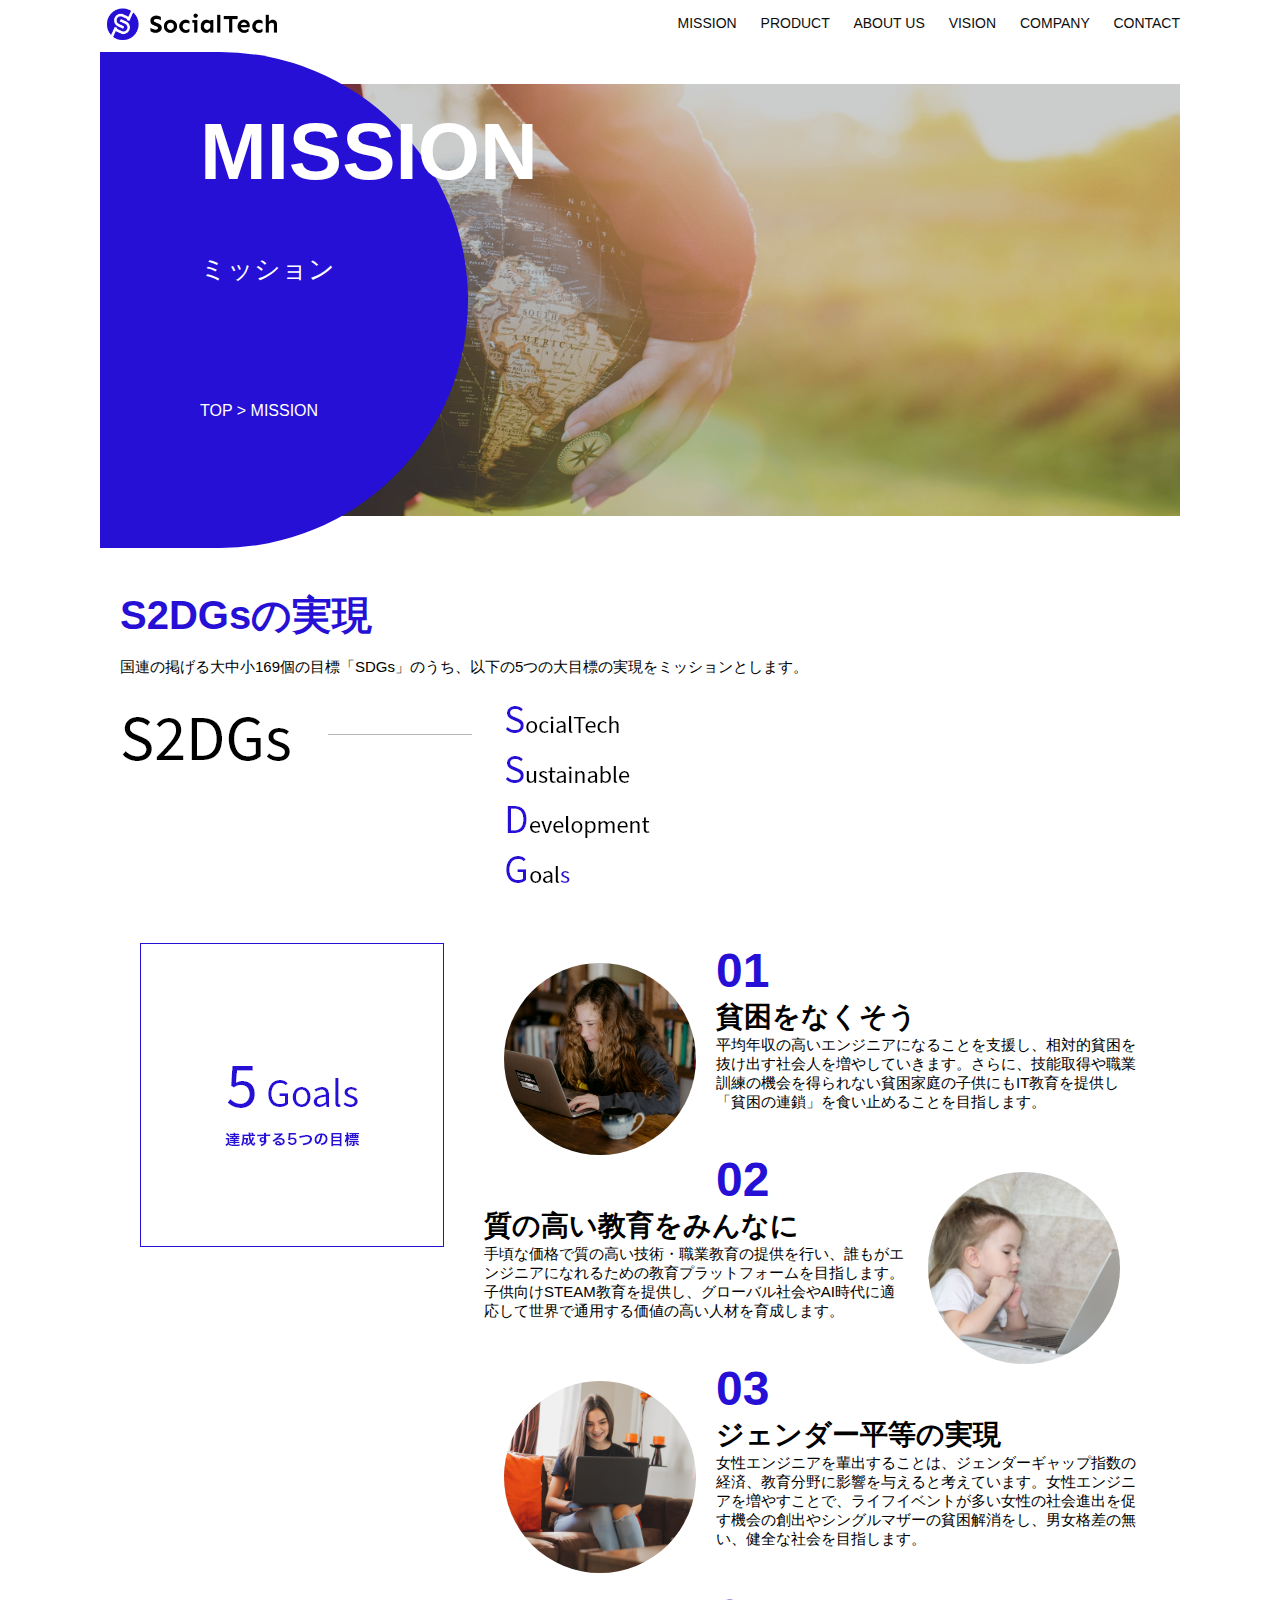
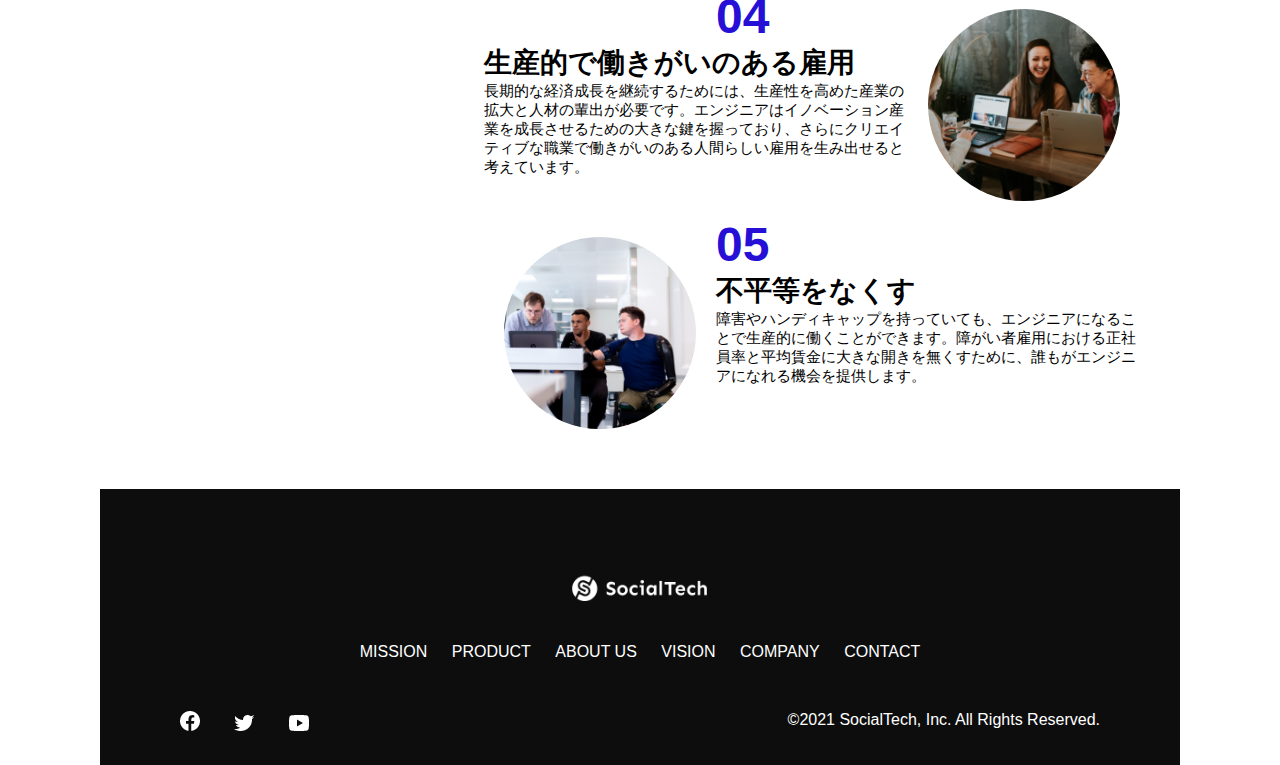
<file: kadai_tutorial_output_jQ/mission.html>
<!DOCTYPE html>
<html>

<head>
    <title>SocialTech - MISSON ミッション -</title>
    <meta charset="utf-8">
    <meta name="description" content="SocialTechが目指す5つの目標（S2DGs）を紹介します">
    <meta name="viewport" content="width=device-width, initial-scale=1.0">
    <link rel="stylesheet" href="style.css">
</head>

<body>
    <!-- ヘッダー -->
    <header>
        <!-- ロゴ -->
        <a href="index.html" id="logo"><img src="images/logo.png" alt="トップページに戻る"></a>

        <!-- PC用ナビゲーション -->
        <nav id="nav-pc">
            <a href="mission.html">MISSION</a>
            <a href="product.html">PRODUCT</a>
            <a href="index.html#aboutus">ABOUT US</a>
            <a href="index.html#vision">VISION</a>
            <a href="index.html#company">COMPANY</a>
            <a href="index.html#contact">CONTACT</a>
        </nav>

        <!-- スマホ用メニューボタン -->
        <img id="menu-sp" src="images/button-menu.png" alt="ナビゲーションを開く"
            onclick="document.getElementById('nav-sp').style.display = 'block'">

        <!-- スマホ用ナビゲーション -->
        <nav id="nav-sp">
            <img id="close" src="images/button-close.png" alt="ナビゲーションを閉じる"
                onclick="document.getElementById('nav-sp').style.display = 'none'">
            <a id="logo-sp" href="index.html" onclick="document.getElementById('nav-sp').style.display = 'none'"><img
                    src="images/logo-sp.png" alt="トップページに戻る"></a>
            <a class="menu" href="mission.html"
                onclick="document.getElementById('nav-sp').style.display = 'none'">MISSION</a>
            <a class="menu" href="product.html"
                onclick="document.getElementById('nav-sp').style.display = 'none'">PRODUCT</a>
            <a class="menu" href="index.html#aboutus"
                onclick="document.getElementById('nav-sp').style.display = 'none'">ABOUT US</a>
            <a class="menu" href="index.html#vision"
                onclick="document.getElementById('nav-sp').style.display = 'none'">VISION</a>
            <a class="menu" href="index.html#company"
                onclick="document.getElementById('nav-sp').style.display = 'none'">COMPANY</a>
            <a class="menu" href="index.html#contact"
                onclick="document.getElementById('nav-sp').style.display = 'none'">CONTACT</a>
            <div id="sns">
                <a href="https://www.facebook.com/sejuku2013"><img src="images/button-facebook.png"
                        alt="Facebookのリンク"></a>
                <a href="https://twitter.com/samuraijuku"><img src="images/button-twitter.png" alt="Twitterのリンク"></a>
                <a href="https://www.youtube.com/channel/UCCFOQO5aDK0xXam4cUQXT8g"><img src="images/button-youtube.png"
                        alt="YouTubeのリンク"></a>
            </div>
        </nav>
    </header>
    <main>
        <article>
            <section id="mission-main">
                <div id="mission-title">
                    <h1>MISSION</h1>
                    <span>ミッション</span>
                    <div>TOP > MISSION</div>
                </div>
            </section>
            <section id="mission-s2dgs">
                <h2 class="mission-h2">S2DGsの実現</h2>
                <p>国連の掲げる大中小169個の目標「SDGs」のうち、以下の5つの大目標の実現をミッションとします。</p>
                <img src="images/mission/mission-s2dgs.png" alt="S2DGs">
            </section>
            <section id="mission-5goals">
                <div>
                    <img id="s2dgs-image" src="images/mission/mission-5goals.png" alt="5Goals">
                </div>
                <div>
                    <div>
                        <img class="fivegoals-image-left" src="images/mission/mission-5goals01.png" alt="PCを操作する女の子">
                        <span class="fivegoals-number">01</span>
                        <h3 class="fivegoals-h3">貧困をなくそう</h3>
                        <p class="fivegoals-p">
                            平均年収の高いエンジニアになることを支援し、相対的貧困を抜け出す社会人を増やしていきます。さらに、技能取得や職業訓練の機会を得られない貧困家庭の子供にもIT教育を提供し「貧困の連鎖」を食い止めることを目指します。
                        </p>
                    </div>
                    <div>
                        <img class="fivegoals-image-right" src="images/mission/mission-5goals02.png"
                            alt="PCを見つめる小さい女の子">
                        <span class="fivegoals-number">02</span>
                        <h3 class="fivegoals-h3">質の高い教育をみんなに</h3>
                        <p class="fivegoals-p">
                            手頃な価格で質の高い技術・職業教育の提供を行い、誰もがエンジニアになれるための教育プラットフォームを目指します。子供向けSTEAM教育を提供し、グローバル社会やAI時代に適応して世界で通用する価値の高い人材を育成します。
                        </p>
                    </div>
                    <div>
                        <img class="fivegoals-image-left" src="images/mission/mission-5goals03.png" alt="PCを操作する女性">

                        <span class="fivegoals-number">03</span>
                        <h3 class="fivegoals-h3">ジェンダー平等の実現</h3>
                        <p class="fivegoals-p">
                            女性エンジニアを輩出することは、ジェンダーギャップ指数の経済、教育分野に影響を与えると考えています。女性エンジニアを増やすことで、ライフイベントが多い女性の社会進出を促す機会の創出やシングルマザーの貧困解消をし、男女格差の無い、健全な社会を目指します。
                        </p>
                    </div>
                    <div>
                        <img class="fivegoals-image-right" src="images/mission/mission-5goals04.png" alt="笑顔で話し合う3人の男女">
                        <span class="fivegoals-number">04</span>
                        <h3 class="fivegoals-h3">生産的で働きがいのある雇用</h3>
                        <p class="fivegoals-p">
                            長期的な経済成長を継続するためには、生産性を高めた産業の拡大と人材の輩出が必要です。エンジニアはイノベーション産業を成長させるための大きな鍵を握っており、さらにクリエイティブな職業で働きがいのある人間らしい雇用を生み出せると考えています。
                        </p>
                    </div>
                    <div>
                        <img class="fivegoals-image-left" src="images/mission/mission-5goals05.png"
                            alt="障害を持つ男性が生き生きと働く様子">
                        <span class="fivegoals-number">05</span>
                        <h3 class="fivegoals-h3">不平等をなくす</h3>
                        <p class="fivegoals-p">
                            障害やハンディキャップを持っていても、エンジニアになることで生産的に働くことができます。障がい者雇用における正社員率と平均賃金に大きな開きを無くすために、誰もがエンジニアになれる機会を提供します。
                        </p>
                    </div>
                </div>
            </section>
        </article>
        <footer>
            <div id="footer-logo">
                <img src="images/logo-sp.png" alt="SocialTech">
            </div>
            <div id="footer-link">
                <a href="mission.html">MISSION</a>
                <a href="product.html">PRODUCT</a>
                <a href="index.html#aboutus">ABOUT US</a>
                <a href="index.html#vision">VISION</a>
                <a href="index.html#company">COMPANY</a>
                <a href="index.html#contact">CONTACT</a>
            </div>
            <div id="sns-footer">
                <a href="https://www.facebook.com/sejuku2013"><img src="images/button-facebook.png"
                        alt="Facebookのリンク"></a>
                <a href="https://twitter.com/samuraijuku"><img src="images/button-twitter.png" alt="Twitterのリンク"></a>
                <a href="https://www.youtube.com/channel/UCCFOQO5aDK0xXam4cUQXT8g"><img src="images/button-youtube.png"
                        alt="YouTubeのリンク"></a>
                <span id="copyright">&copy;2021 SocialTech, Inc. All Rights Reserved. </span>
            </div>
        </footer>
    </main>
</body>

</html>
</file>
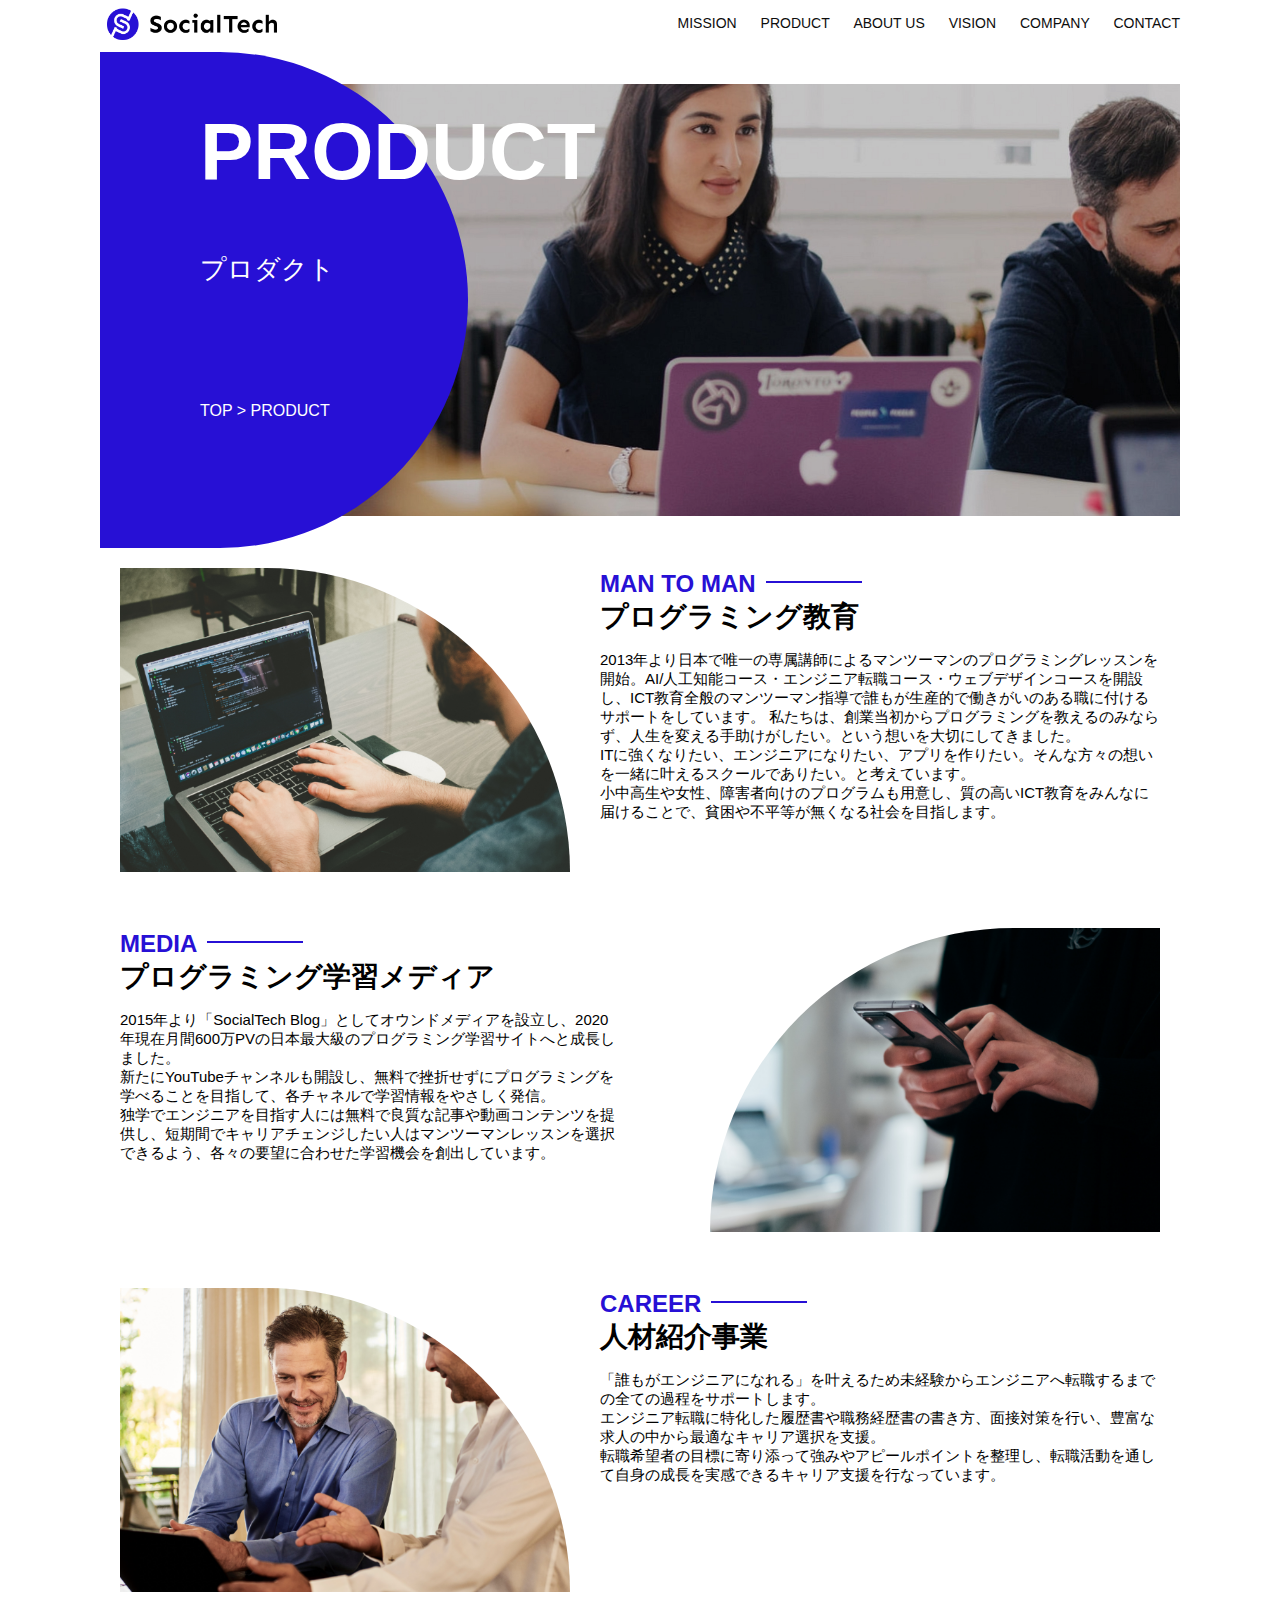
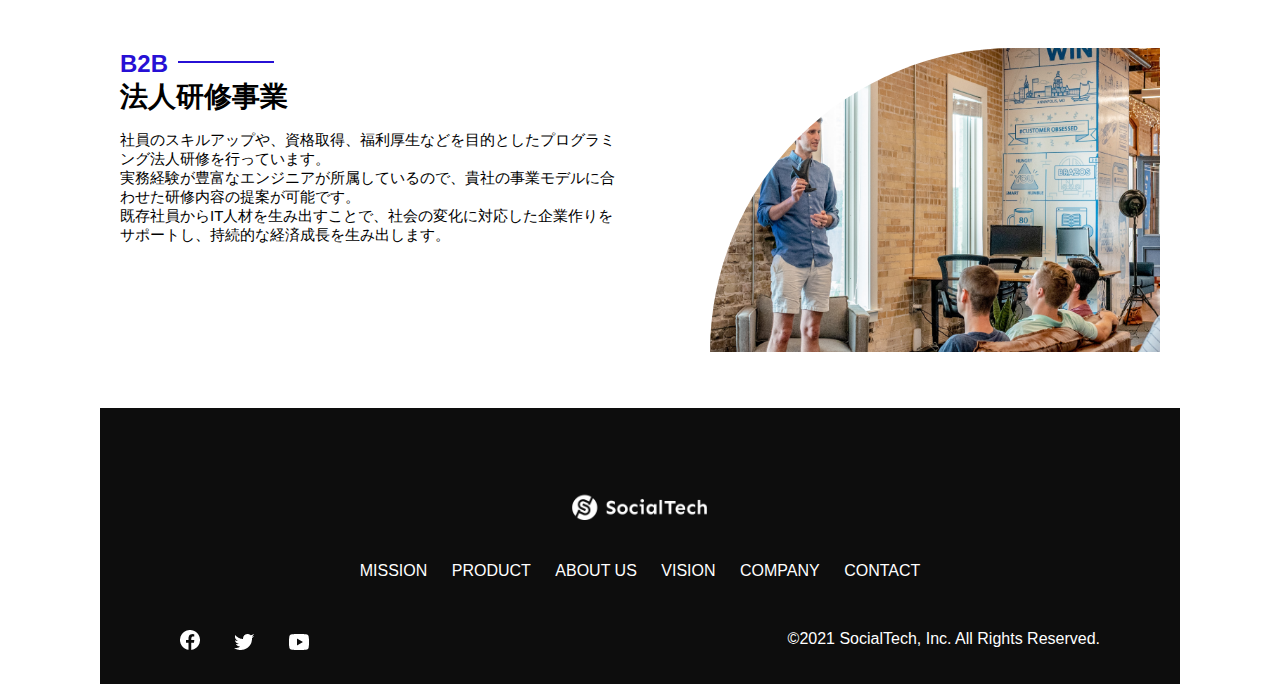
<file: kadai_tutorial_output_jQ/product.html>
<!DOCTYPE html>
<html>

<head>
    <title>SocialTech -PRODUCT プロダクト- </title>
    <meta charset="utf-8">
    <meta name="description" content="SocialTechの4つのプロダクトを紹介します">
    <meta name="viewport" content="width=device-width, initial-scale=1.0">
    <link rel="stylesheet" href="style.css">
</head>

<body>
    <!-- ヘッダー -->
    <header>
        <!-- ロゴ -->
        <a href="index.html" id="logo"><img src="images/logo.png" alt="トップページに戻る"></a>

        <!-- PC用ナビゲーション -->
        <nav id="nav-pc">
            <a href="mission.html">MISSION</a>
            <a href="product.html">PRODUCT</a>
            <a href="index.html#aboutus">ABOUT US</a>
            <a href="index.html#vision">VISION</a>
            <a href="index.html#company">COMPANY</a>
            <a href="index.html#contact">CONTACT</a>
        </nav>

        <!-- スマホ用メニューボタン -->
        <img id="menu-sp" src="images/button-menu.png" alt="ナビゲーションを開く"
            onclick="document.getElementById('nav-sp').style.display = 'block'">

        <!-- スマホ用ナビゲーション -->
        <nav id="nav-sp">
            <img id="close" src="images/button-close.png" alt="ナビゲーションを閉じる"
                onclick="document.getElementById('nav-sp').style.display = 'none'">
            <a id="logo-sp" href="index.html" onclick="document.getElementById('nav-sp').style.display = 'none'"><img
                    src="images/logo-sp.png" alt="トップページに戻る"></a>
            <a class="menu" href="mission.html"
                onclick="document.getElementById('nav-sp').style.display = 'none'">MISSION</a>
            <a class="menu" href="product.html"
                onclick="document.getElementById('nav-sp').style.display = 'none'">PRODUCT</a>
            <a class="menu" href="index.html#aboutus"
                onclick="document.getElementById('nav-sp').style.display = 'none'">ABOUT US</a>
            <a class="menu" href="index.html#vision"
                onclick="document.getElementById('nav-sp').style.display = 'none'">VISION</a>
            <a class="menu" href="index.html#company"
                onclick="document.getElementById('nav-sp').style.display = 'none'">COMPANY</a>
            <a class="menu" href="index.html#contact"
                onclick="document.getElementById('nav-sp').style.display = 'none'">CONTACT</a>
            <div id="sns">
                <a href="https://www.facebook.com/sejuku2013"><img src="images/button-facebook.png"
                        alt="Facebookのリンク"></a>
                <a href="https://twitter.com/samuraijuku"><img src="images/button-twitter.png" alt="Twitterのリンク"></a>
                <a href="https://www.youtube.com/channel/UCCFOQO5aDK0xXam4cUQXT8g"><img src="images/button-youtube.png"
                        alt="YouTubeのリンク"></a>
            </div>
        </nav>
    </header>
    <main>
        <article>
            <section id="product-main">
                <div id="product-title">
                    <h1>PRODUCT</h1>
                    <span>プロダクト</span>
                    <div>TOP > PRODUCT</div>
                </div>
            </section>
            <section class="product-section1">
                <img src="images/product/product-mantoman.png" alt="PCでコードを書く男性">
                <div>
                    <h2 class="product-h2">MAN TO MAN</h2>
                    <h3 class="product-h3">プログラミング教育</h3>
                    <p>2013年より日本で唯一の専属講師によるマンツーマンのプログラミングレッスンを開始。AI/人工知能コース・エンジニア転職コース・ウェブデザインコースを開設し、ICT教育全般のマンツーマン指導で誰もが生産的で働きがいのある職に付けるサポートをしています。
                        私たちは、創業当初からプログラミングを教えるのみならず、人生を変える手助けがしたい。という想いを大切にしてきました。<br>ITに強くなりたい、エンジニアになりたい、アプリを作りたい。そんな方々の想いを一緒に叶えるスクールでありたい。と考えています。<br>小中高生や女性、障害者向けのプログラムも用意し、質の高いICT教育をみんなに届けることで、貧困や不平等が無くなる社会を目指します。
                    </p>
                </div>
            </section>
            <section class="product-section2">
                <div>
                    <h2 class="product-h2">MEDIA</h2>
                    <h3 class="product-h3">プログラミング学習メディア</h3>
                    <p>2015年より「SocialTech
                        Blog」としてオウンドメディアを設立し、2020年現在月間600万PVの日本最大級のプログラミング学習サイトへと成長しました。<br>新たにYouTubeチャンネルも開設し、無料で挫折せずにプログラミングを学べることを目指して、各チャネルで学習情報をやさしく発信。<br>独学でエンジニアを目指す人には無料で良質な記事や動画コンテンツを提供し、短期間でキャリアチェンジしたい人はマンツーマンレッスンを選択できるよう、各々の要望に合わせた学習機会を創出しています。
                    </p>
                </div>
                <img src="images/product/product-media.png" alt="スマートフォンを操作する人">
            </section>
            <section class="product-section1">
                <img src="images/product/product-career.png" alt="笑顔で話し合う2人の男性">
                <div>
                    <h2 class="product-h2">CAREER</h2>
                    <h3 class="product-h3">人材紹介事業</h3>
                    <p>「誰もがエンジニアになれる」を叶えるため未経験からエンジニアへ転職するまでの全ての過程をサポートします。<br>エンジニア転職に特化した履歴書や職務経歴書の書き方、面接対策を行い、豊富な求人の中から最適なキャリア選択を支援。<br>転職希望者の目標に寄り添って強みやアピールポイントを整理し、転職活動を通して自身の成長を実感できるキャリア支援を行なっています。<br>
                    </p>
                </div>
            </section>
            <section class="product-section2">
                <div>
                    <h2 class="product-h2">B2B</h2>
                    <h3 class="product-h3">法人研修事業</h3>
                    <p>社員のスキルアップや、資格取得、福利厚生などを目的としたプログラミング法人研修を行っています。<br>実務経験が豊富なエンジニアが所属しているので、貴社の事業モデルに合わせた研修内容の提案が可能です。<br>既存社員からIT人材を生み出すことで、社会の変化に対応した企業作りをサポートし、持続的な経済成長を生み出します。
                    </p>
                </div>
                <img src="images/product/product-b2b.png" alt="講演中の男性とそれを聴く人々">
            </section>
        </article>
        <footer>
            <div id="footer-logo">
                <img src="images/logo-sp.png" alt="SocialTech">
            </div>
            <div id="footer-link">
                <a href="mission.html">MISSION</a>
                <a href="product.html">PRODUCT</a>
                <a href="index.html#aboutus">ABOUT US</a>
                <a href="index.html#vision">VISION</a>
                <a href="index.html#company">COMPANY</a>
                <a href="index.html#contact">CONTACT</a>
            </div>
            <div id="sns-footer">
                <a href="https://www.facebook.com/sejuku2013"><img src="images/button-facebook.png"
                        alt="Facebookのリンク"></a>
                <a href="https://twitter.com/samuraijuku"><img src="images/button-twitter.png" alt="Twitterのリンク"></a>
                <a href="https://www.youtube.com/channel/UCCFOQO5aDK0xXam4cUQXT8g"><img src="images/button-youtube.png"
                        alt="YouTubeのリンク"></a>
                <span id="copyright">&copy;2021 SocialTech, Inc. All Rights Reserved. </span>
            </div>
        </footer>
    </main>
</body>

</html>
</file>
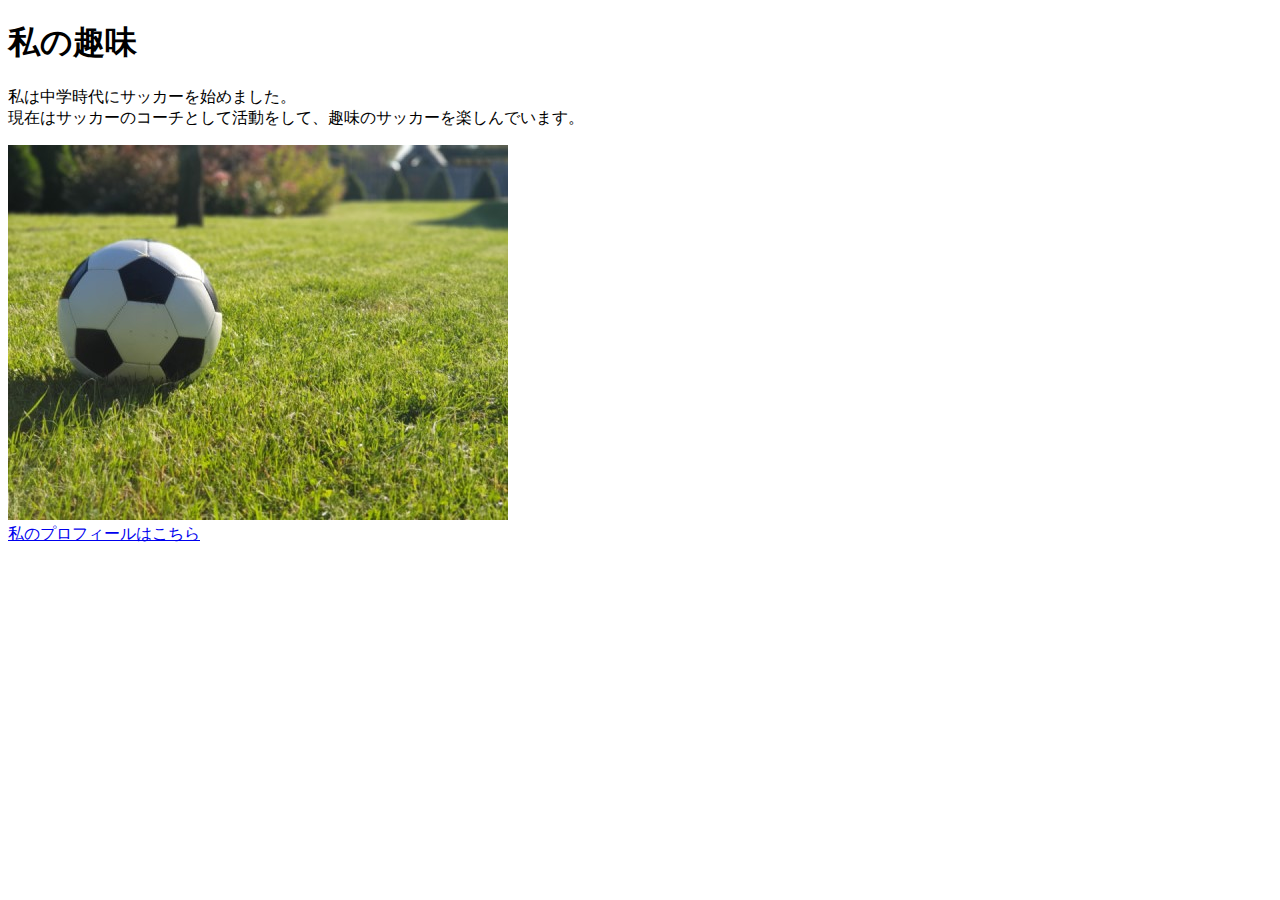
<file: kadai_005/html/kadai_005.html>
<!DOCTYPE html>
<html>
  <head>
    <title>5章課題</title>
    <meta name="description" content="このページは5章の課題です。">
    <meta charset="utf-8">
  </head>
  <body>
    <h1>私の趣味</h1>
    <p>私は中学時代にサッカーを始めました。<br>現在はサッカーのコーチとして活動をして、趣味のサッカーを楽しんでいます。
    </p>
    <img src="../images/sample.jpg" alt="サッカーボール">
    <br>
    <a href="https://x.com/samuraijuku">私のプロフィールはこちら</a>
  </body>
</html>
</file>
<file: kadai_tutorial_output/style.css>
/* PC、スマホ共通スタイル */
* {
  box-sizing: border-box;
}

p {
  font-size: 15px;
}

body {
  max-width: 1080px;
  margin: 0 auto 0 auto;
  font-family: "Source Sans Pro", "Hiragino Kaku Gothic ProN", Meiryo, Arial, sans-serif;
}
/* ヘッダー */
header {
  display: flex;
  justify-content: space-between;
}
/* ナビゲーション　レイアウト */
#nav-pc {
  font-size: 14px;
}
#nav-pc ul {
  display: flex;
  padding-left: 0;
}
#nav-pc li {
  list-style: none;
}
/* ナビゲーション　リンク装飾 */
#nav-pc a {
  text-decoration: none;
  margin-left: 20px;
  color: #0d0d0d;
}
#nav-pc a:hover {
  text-decoration: underline;
}

/* スマホ用ナビ非表示 */
#nav-sp,
#menu-sp {
  display: none;
}


/* メインビジュアル */
#main-visual {
  position: relative;
  height: 400px;
}
#main-message {
  position: absolute;
  top: 0;
  left: 0;
  background-color: #2710d5;
  color: #ffffff;
  border-radius: 0 0 476px 0;
  max-width: 620px;
  height: 100%;
  width: 100%;
  z-index: 11;
}
#main-message h1 {
  font-size: 60px;
  margin: 100px 0 0 50px;
}
#main-message > p {
  font-size: 28px;
  margin: 0 0 0 50px;
}
#main-visual > img {
  max-width: 620px;
  border-radius: 476px 0 0 0;
  position: absolute;
  top: 0;
  right: 0;
  z-index: 10;
}

/* 見出し */
h2 {
  margin: 40px 0 0 0;
}
h2::after {
  content: url("images/line.png");
  margin-left: 10px;
}
h3 {
  font-size: 27px;
}

/* ミッション */
#mission {
  margin: 80px auto;
}
#mission-flex {
  display: flex;
}
#mission-flex > div {
  width: 50%;
  margin: 20px;
}
#mission-photo {
  width: 100%;
}
#s2dgs {
  margin-top: 50px;
  width: 100%;
}

/* プロダクト */
#product {
  background-color: #fafafa;
  margin: 80px 0 80px 0;
  padding: 10px 40px 0px 40px;
}

/* 外枠 */
#product .product-flex {
  margin-top: 40px;
  display: flex;
}

/* 左のカラム */
#product-left {
  width: 50%;
  margin-right: 20px;
}

/* 右のカラム */
#product-right {
  width: 50%;
  margin-left: 20px;
  margin-top: 80px;
}

/* 画像＋説明の枠 */
#product-left > div {
  position: relative;
  height: 480px;
  margin-right: 20px;
}
#product-right > div {
  position: relative;
  height: 480px;
  margin-left: 20px;
}
/* 画像 */
.product-photo {
  width: 100%;
}
/* 見出し＋説明文 */
.product-explain {
  background-color: #ffffff;
  position: absolute;
  left: 0;
  bottom: 50px;
  margin: 0 40px;
  padding: 20px;
  box-shadow: 5px 5px 10px rgba(0, 0, 0, 0.05);
}
/* 説明文　英語 */
.product-explain > span {
  color: #2710d5;
  font-weight: bold;
  font-size: 16px;
  margin: 0;
}
/* 説明文見出し */
.product-explain > h3 {
  margin: 5px 0;
}
/* 説明文 */
.product-explain > p {
  font-size: 14px;
  margin: 0px;
}
/* ボタン */
#product-more {
  text-align: center;
}
#product-more a {
  position: relative;
  bottom: -42px;
}

/* ABOUT US */
#aboutus {
  margin: 80px auto 80px auto;
}
/* 3つの組織文化と画像を入れる枠 */
#aboutus > div {
  display: flex;
}
/* 画像１ */
.culture-img {
  width: 50%;
  align-self: flex-start;
}
/* 画像２ */
.culture-img2 {
  margin-top: 50px;
  width: 100%;
}
/* 表 */
.culture-table {
  margin-right: 50px;
}
/* 番号 */
.culture-num {
  font-size: 80px;
  color: #2710d5;
  padding: 0 20px 0 0;
}
/* 表　見出し */
.culture-table th {
  text-align: left;
  font-size: 28px;
  font-weight: bold;
}
/* 組織文化英語 */
.culture-en {
  color: #2710d5;
  font-size: 24px;
}
/* 表　説明文 */
.culture-description {
  margin: 0;
}

/* VISION */
#vision {
  margin: 80px auto;
}
/* セクション内の外枠 */
#vision > div {
  display: flex;
  justify-content: space-between;
  flex-wrap: wrap;
}
/* 7つの行動指針の枠 */
.vision-box {
  width: 300px;
  height: 300px;
  margin-bottom: 30px;
  position: relative;
}
/* 画像 */
.vision-box > img {
  width: 100%;
  position: relative;
  z-index: 30;
}
/* 見出しと説明文グループ */
.vision-box > div {
  position: absolute;
  top: 0;
  left: 0;
  z-index: 31;
  margin-right: 20px;
}
/* 英語見出し */
.vision-box > div > h4 {
  color: #2710d5;
  font-size: 19px;
  margin: 80px 0 0 0;
}
/* h4の1文字目 */
.vision-box > div > h4::first-letter {
  font-size: 40px;
}
/* 日本語見出し */
.vision-box > div > h5 {
  font-size: 20px;
  margin: 0 0 0 0;
}
/* 説明文 */
.vision-box > div > p {
  margin: 10px 0 0 0;
}

/* COMPANY */
#company {
  margin: 80px auto;
}
/* 表全体 */
#company-table {
  width: 100%;
}
/* 2行目以降の見出し */
.tableheader {
  text-align: left;
  padding: 20px;
  border-bottom: solid 1px #2710d5;
  width: 100px;
}
/* 1行目の見出し */
.tableheader-first {
  border-top: solid 1px #2710d5;
}
/* セル */
.cell {
  padding: 30px;
  border-bottom: solid 1px #ececec;
}
/* １行目のセル */
.cell-first {
  border-top: solid 1px #ececec;
}
/* 画像 */
#company > iframe {
  width: 100%;
  height: 368px;
  margin-top: 40px;
}

/* お問い合わせフォーム */
#contact {
  margin: 80px auto;
}
/* 各フォームのグループ化 */
#contact > form > div {
  display: flex;
  flex-direction: row;
  flex-wrap: wrap;
  padding-bottom: 30px;
}
/* 左列見出し */
.contact-heading {
  width: 240px;
  align-self: center;
}
/* 見出しラベル */
.contact-label {
  font-weight: bold;
}
/* 必須 */
.contact-span {
  color: #ce2222;
  margin-left: 20px;
  font-weight: bold;
}

/* テキストボックス */
.contact-textbox {
  border-top: 0px;
  border-left: 0px;
  border-right: 0px;
  border-bottom: solid 1px #707070;
  background-color: #fafafa;
  width: 400px;
  height: 56px;
}
/* テキストエリア */
.contact-textarea {
  border-top: 0px;
  border-left: 0px;
  border-right: 0px;
  border-bottom-width: 1px;
  border-bottom-color: #707070;
  background-color: #fafafa;
  width: 400px;
  height: 200px;
}
/* 個人情報取り扱いについて */
#contact dt {
  font-weight: bold;
}
#contact dd {
  margin: 0 0 16px 0;
}
#contact dd p {
  margin: 0;
}
#contact dd ul {
  padding-left: 0;
}
#contact dd li {
  margin-bottom: 0;
  list-style: none;
}

/* フッター */
footer {
  background-color: #0d0d0d;
  text-align: center;
  padding: 80px 80px 30px 80px;
}
/* ロゴ画像 */
#footer-logo {
  margin-bottom: 30px;
}
/* リンク */
#footer-link {
  margin-bottom: 50px;
}
#footer-link > a {
  text-decoration: none;
  margin: 10px;
  color: #ffffff;
}
#footer-link > a:hover {
  text-decoration: underline;
}
/* SNSボタン */
#sns-footer {
  display: flex;
  justify-content: space-between;
  text-align: left;
}
#sns-footer a {
  margin-right: 30px;
}
/* コピーライト */
#copyright {
  color: #ffffff;
  margin: 0;
}


/* mission.html用スタイル */
/* ミッションのメインビジュアル */
.mission-main-inner {
  background-image: url("images/mission/mission-main.png");
  background-repeat: no-repeat;
  background-position-y: center;
}

#mission-title {
  background-color: #2710d5;
  width: 368px;
  color: #ffffff;
  height: 496px;
  border-radius: 0 248px 248px 0;
  position: relative;
}

/* 英語の見出し */
#mission-title h1 {
  position: absolute;
  top: 0;
  left: 100px;
  font-size: 80px;
  line-height: 1;
}

/* カタカナ見出し */
#mission-title h1 span {
  font-size: 26px;
}

/* パンくずリスト */
#mission-title > p {
  position: absolute;
  top: 350px;
  left: 100px;
  font-size: 16px;
}

/* s2dgs部分 */
#mission-s2dgs {
  padding: 20px;
}

.mission-h2 {
  color: #2710d5;
  font-size: 40px;
}

.mission-h2::after {
  content: none;
}

/* 5Goalsセクション */
/* 左のカラム */
#mission-five-goals {
  padding: 20px;
  display: flex;
}

#mission-five-goals .five-goals-image {
  width: 30%;
  padding: 20px;
}

#mission-five-goals .five-goals-image img {
  width: 100%;
}

#mission-five-goals .five-goals-read {
  width: 70%;
  padding: 20px;
}

#mission-five-goals .five-goals-read > div {
  margin-bottom: 40px;
}

/* 右のカラム */
.fivegoals-image-right {
  float: right;
  margin: 20px;
}

.fivegoals-image-left {
  float: left;
  margin: 20px;
}

.fivegoals-number {
  color: #2710d5;
  font-size: 48px;
  font-weight: bold;
  margin: 0;
}

.fivegoals-h3 {
  font-size: 28px;
  margin: 0;
}

.fivegoals-p {
  margin: 0;
}

/* product.html用スタイル */
/* プロダクトのメインビジュアル */
.product-main-inner {
  background-image: url("images/product/product-main.png");
  background-repeat: no-repeat;
  background-position-y: center;
}

#product-title {
  background-color: #2710d5;
  width: 368px;
  color: #ffffff;
  height: 496px;
  border-radius: 0 248px 248px 0;
  position: relative;
}

/* 英語の見出し */
#product-title h1 {
  position: absolute;
  top: 0;
  left: 100px;
  font-size: 80px;
  line-height: 1;
}

/* カタカナ見出し */
#product-title h1 span {
  font-size: 26px;
}

/* パンくずリスト */
#product-title > p {
  position: absolute;
  top: 350px;
  left: 100px;
  font-size: 16px;
}

/* 画像左パターン */
.product-section {
  display: flex;
  padding: 20px 20px 0;
}

.product-section .product-section-img {
  width: 450px;
}

.product-section-left .product-section-img img {
  width: 100%;
  padding: 0 40px 30px 0;
  border-radius: 0 432px 0 0;
}

.product-section-left .product-read {
  width: 50%;
  flex-grow: 1;
}

.product-section-left .product-read p {
  margin-bottom: 0;
}

/* 画像右パターン */
.product-section-right {
  justify-content: space-between;
}

.product-section-right .product-section-img img {
  width: 100%;
  padding: 0 0 30px 40px;
  border-radius: 432px 0 0 0;
}

.product-section-right .product-read {
  width: 500px;
}

.product-h2 {
  color: #2710d5;
  font-size: 24px;
  margin: 0;
}

.product-h3 {
  font-size: 28px;
  margin: 0;
}


/* 
スマートフォン用スタイル
*/
@media screen and (max-width: 767px){
  /* PC用ナビゲーション非表示 */
  #nav-pc {
    display: none;
  }

  /* ハンバーガーメニュー */
  #menu-sp {
    display: block;
    background-color: transparent;
    float: right;
    padding: 0;
    border: none;
  }
  /* スマホ用ナビゲーション表示切替 */
  /* 初期状態、レイアウトと非表示設定 */
  #nav-sp {
    background-color: #2710d5;
    position: fixed;
    left: 0;
    top: 0;
    width: 100%;
    height: 100%;
    display: none;
    z-index: 100;
  }

  /* ×ボタン */
  #close {
    position: absolute;
    top: 20px;
    right: 20px;
    background-color: transparent;
    border: none;
  }

  #nav-sp nav ul {
    padding-left: 0;
  }

  #nav-sp nav li {
    list-style: none;
  }

  /* ナビゲーションメニュー用ロゴ */
  #logo-sp {
    margin: 80px 0 30px 20px;
  }

  /* ナビゲーションのリンク */
  #nav-sp nav a {
    display: block;
    color: #ffffff;
  }
  #nav-sp nav a:hover {
    text-decoration: underline;
  }
  #nav-sp .menu {
    text-decoration: none;
    margin: 0 20px;
    height: 44px;
    font-size: 16px;
    background-image: url(images/arrow.png);
    background-repeat: no-repeat;
    background-position: right top;
  }

  /* SNSボタンリンク */
  #sns {
    position: absolute;
    bottom: 20px;
    left: 20px;
  }
  #sns > a {
    margin-right: 30px;
  }

  /* スマホ用メインビジュアル */
  #main-visual {
    position: relative;
    height: 470px;
  }

  #main-visual > div {
    text-align: center;
    height: 280px;
  }

  #main-visual h1 {
    font-size: 28px;
    margin: 90px 0 0 0;
  }

  #main-visual > div > p {
    margin: 0;
    font-size: 15px;
  }

  #main-visual > img {
    width: 100%;
    border-radius: 476px 0 0 0;
    top: auto;
    bottom: 0;
  }

  /* スマホ用ミッション */
  h2 {
    margin: 15px 0;
  }

  h3 {
    font-size: 24px;
    margin: 10px 0 0 0;
  }

  #mission {
    margin: 20px 0;
    padding: 0 20px;
  }

  #mission-flex {
    flex-direction: column;
  }

  #mission-flex > div {
    width: 100%;
    margin: 0;
  }

  /* スマホ用プロダクト */
  #product {
    margin: 0;
    padding: 10px 20px 0 20px;
  }
  /* 縦並び */
  #product .product-flex {
    flex-direction: column;
    margin-top: 0;
  }
  /* 左右のカラム→縦並び */
  #product-left,#product-right {
    width: 100%;
    margin: 0;
  }

  /* 画像・説明の枠 */
  #product-left > div ,#product-right > div {
    height: auto;
    margin: 0;
  }

  /* 説明文の枠 */
  .product-explain {
    position: relative;
    margin: 0;
  }

  /* 見出し */
  .product-explain > h3 {
    margin: 10px 0;
    font-size: 24px;
  }

  /* もっとみるボタン */
  #product-more {
    text-align: left;
  }


  /* スマホ用アバウトアス */
  #aboutus {
    margin: 80px 20px;
  }

  /* 表と1枚目の画像 縦並び*/
  #aboutus > div {
    flex-direction: column;
  }

  .culture-table th {
    font-size: 16px;
  }

  /* 表全体の設定 */
  .culture-table {
    margin-right: 0;
    padding-right: 20px;
    order: 2;
  }

  /* １枚目の画像 */
  .culture-img {
    width: 100%;
    order: 1;
  }

  /* 2枚目の画像 */
  .culture-img2 {
    margin-top: 0;
  }

  /* 番号 */
  .culture-num {
    padding: 0;
  }

  /* 説明文 */
  .culture-description {
    margin: 0;
  }

  /* スマホ用ビジョン */
  #vision {
    margin: 80px 20px;
  }

  /* 番号の背景画像 */
  .vision-box > img {
    position: absolute;
    top: 0;
    left: 0;
  } 

  .vision-box > div > h4 {
    margin: 60px 0 0 0;
  }

  /* スマホ用カンパニー */
  #company {
    margin: 0 20px;
  }

  /* セクションの見出し */
  #company > h3 {
    margin-bottom: 20px;
  }

  .tableheader {
    width: 50px;
  }

  .cell {
    padding: 20px;
  }

  /* 地図 */
  #company > iframe {
    height: 240px;
  }

  /* スマホ用お問い合わせフォーム */
  #contact {
    margin: 80px 20px;
  }

  /* セクションの見出し */
  #contact > h3 {
    margin-bottom: 20px;
  }

  /* 各フォーム縦並び */
  #contact > form >div {
    flex-direction: column;
    margin-bottom: 20px;
  }

  /* 各ラベル */
  .contact-heading {
    align-self: auto;
    margin-bottom: 20px;
  }

  /* テキストボックス */
  .contact-textbox {
    min-width: 300px;
    width: 100%;
  }

  /* テキストエリア */
  .contact-textarea {
    height: 150px;
    width: 100%;
  }

  /* ラジオボタン */
  .radiobutton {
    margin-bottom: 20px;
  }

  /* フッター */
  footer {
    padding: 30px 20px 50px 20px;
    text-align: left;
  }

  /* ハイパーリンク */
  #footer-link > a {
    margin: 0 20px 30px 0;
    display: block;
    background-image: url("images/arrow.png");
    background-repeat: no-repeat;
    background-position: right top;
  }

  #footer-link > a:hover {
    text-decoration: underline;
  }

  /* SNS縦並び（横並び） */
  #sns-footer {
    flex-direction: column;
    justify-content: flex-start;
  }

  /* コピーライト */
  #copyright {
    font-size: 12px;
    margin-top: 30px;
  }


  /* mission.htmlスマホ用スタイル */
  /* ミッションのメインビジュアル */
  #mission-main {
    height: 256px;
    margin-top: 4%;
    position: relative;
  }

  .mission-main-inner {
    height: 80%;
    background-size: cover;
  }

  #mission-title {
    width: 136px;
    height: 256px;
    position: absolute;
    top: -10%;
  }

  #mission-title h1 {
    left: 20px;
    font-size: 40px;
  }

  #mission-title h1 span {
    font-size: 18px;
  }

  #mission-title > p {
    top: 180px;
    left: 20px;
    font-size: 13px;
  }

  /* S2DGsセクション */
  .mission-h2 {
    font-size: 38px;
    margin: 0px;
  }

  .mission-h2::after {
    content: none;
  }

  #mission-s2dgs > img {
    width: 100%;
  }

  /* 5Goalsセクション縦並び */
  #mission-five-goals {
    flex-direction: column;
  }

  #mission-five-goals > div {
    padding: 0;
  }

  #mission-five-goals .five-goals-image, #mission-five-goals .five-goals-read {
    width: 100%;
    padding: 0;
  }

  #mission-five-goals .five-goals-read > div {
    display: flex;
    flex-direction: column;
  }

  .fivegoals-image-right, .fivegoals-image-left {
    align-self: center;
  }


  /* product.htmlスマホ用スタイル */
  /* プロダクトのメインビジュアル */
  #product-main {
    height: 256px;
    margin-top: 4%;
    position: relative;
  }

  .product-main-inner {
    height: 80%;
    background-size: cover;
  }

  #product-title {
    width: 136px;
    height: 256px;
    position: absolute;
    top: -10%;
  }

  #product-title h1 {
    left: 20px;
    font-size: 40px;
  }

  #product-title h1 span {
    font-size: 18px;
  }

  #product-title > p {
    top: 180px;
    left: 20px;
    font-size: 13px;
  }

  /* 画像左のセクション縦並び */
  .product-section {
    flex-direction: column;
  }

  /* 左側の画像 */
  .product-section .product-section-img {
    width: 100%;
  }

  /* 画像右のセクション */
  .product-section .product-section-img img {
    width: 100%;
    padding: 0;
  }

  .product-section-left .product-section-img img {
    border-radius: 0 300px 0 0;
  }

  .product-section-left .product-read {
    width: 100%;
    flex-grow: 1;
  }

  .product-section-right .product-section-img img {
    order: 1;
    border-radius: 300px 0 0 0;
  }

  .product-section-right .product-read {
    order: 2;
    width: 100%;
  }
}
</file>
<file: kadai_tutorial_output_jQ/style.css>
/* PC、スマホ共通スタイル */
body {
    font-family: "Source Sans Pro", "Hiragino Kaku Gothic ProN", Meiryo, Arial,
        sans-serif;
}

p {
    font-size: 15px;
}

.arrow-right {
    color: #2710d5;
}

#submit {
    margin-top: 50px;
}

/*================
 PC用のスタイル
=================*/
@media screen and (min-width: 768px) {
    /* PC用カルーセル設定 */
   .carousel {
    width: 885px;
    margin-left: 20px;
  }

  .carouselImg {
    width: 885px;
  }

    /* 横幅設定 */
    body {
        max-width: 1080px;
        min-width: 900px;
        margin: 0 auto 0 auto;
    }

    /* ヘッダー */
    header {
        display: flex;
        justify-content: space-between;
    }

    /* ナビゲーションのレイアウト */
    #nav-pc {
        font-size: 14px;
        padding-top: 15px;
    }

    /* ナビゲーションのリンクの装飾設定 */
    #nav-pc > a {
        text-decoration: none;
        margin-left: 20px;
    }
    #nav-pc > a:link {
        color: #0d0d0d;
    }
    #nav-pc > a:visited {
        color: #0d0d0d;
    }
    #nav-pc > a:hover {
        color: #0d0d0d;
        text-decoration: underline;
    }
    #nav-pc > a:active {
        color: #0d0d0d;
    }

    /* スマホ用ナビを非表示 */
    #nav-sp,
    #menu-sp {
        display: none;
    }

    /* メインビジュアル*/
    #main-visual {
        position: relative;
        height: 400px;
    }
    #main-message {
        position: absolute;
        top: 0;
        left: 0;
        background-color: #2710d5;
        color: #ffffff;
        border-radius: 0 0 476px 0;
        max-width: 620px;
        height: 100%;
        width: 100%;
        z-index: 11;
    }
    #main-message > h1 {
        font-size: 60px;
        font-weight: bold;
        margin: 100px 0 0 50px;
    }

    #main-message > p {
        font-size: 28px;
        margin: 0 0 0 50px;
    }
    #main-visual > img {
        max-width: 620px;
        border-radius: 476px 0 0 0;
        position: absolute;
        top: 0;
        right: 0;
        z-index: 10;
    }

    /*見出し*/
    h2 {
        margin: 40px 0 0 0;
    }

    h2::after {
        content: url("images/line.png");
        margin-left: 10px;
    }

    h3 {
        font-size: 27px;
    }

    /* ミッション */
    #mission {
        margin: 80px auto 80px auto;
        width: 100%;
    }

    #mission-flex {
        width: 100%;
        display: flex;
    }

    #mission-flex > div {
        width: 50%;
        margin: 20px;
    }

    #mission-photo {
        width: 100%;
    }

    #s2dgs {
        margin-top: 50px;
        width: 100%;
    }

    /* プロダクト */
    #product {
        background-color: #fafafa;
        margin: 80px 0 80px 0;
        padding: 10px 40px 0px 40px;
    }

    /* 外枠 */
    #product > div {
        margin-top: 40px;
        display: flex;
    }

    /* 左のカラム */
    #product-left {
        width: 50%;
        margin-right: 20px;
    }

    /* 右のカラム */
    #product-right {
        width: 50%;
        margin-left: 20px;
        margin-top: 80px;
    }

    /* 写真＋説明の枠 */
    #product-left > div {
        position: relative;
        height: 480px;
        margin-right: 20px;
    }
    #product-right > div {
        position: relative;
        height: 480px;
        margin-left: 20px;
    }

    /* 写真*/
    .product-photo {
        width: 100%;
    }

    /* 説明文の枠 */
    .product-explain {
        background-color: #ffffff;
        position: absolute;
        left: 0;
        top: 280px;
        margin: 0 40px 0 40px;
        padding: 20px;
        box-shadow: 5px 5px 10px rgba(0, 0, 0, 0.05);
    }

    /* 説明文の英語 */
    .product-explain > span {
        color: #2710d5;
        font-weight: bold;
        font-size: 16px;
        margin: 0px;
    }

    /* 説明文の見出し */
    .product-explain > h3 {
        font-size: 20px;
        margin: 5px 0 5px 0;
    }

    /* 説明文 */
    .product-explain > p {
        font-size: 14px;
        margin: 0;
    }

    /* もっと見るボタン */
    #product-more {
        margin: 0 auto -42px auto;
    }

    /* ABOUT US */
    #aboutus {
        margin: 80px auto 80px auto;
    }

    /* ３つの組織文化と写真を入れる枠 */
    #aboutus > div {
        display: flex;
    }

    /* 写真 */
    .culture-img {
        width: 100%;
        align-self: flex-start;
    }

    .culture-img2 {
        margin-top: 50px;
        width: 100%;
    }

    /* 3つの組織文化の表 */
    .culture-table {
        margin-right: 50px;
    }

    /* 番号 */
    .culture-num {
        font-size: 80px;
        color: #2710d5;
        margin: 0 20px 0 0;
    }

    /* 組織文化英語 */
    .culture-en {
        color: #2710d5;
        font-weight: bold;
        font-size: 24px;
        display: block;
    }

    /* 組織文化日本語 */
    .culture-jp {
        font-size: 28px;
        font-weight: bold;
    }

    /* 説明文 */
    .culture-description {
        margin: 0;
    }

    /* ビジョン */
    #vision {
        margin: 80px auto 80px auto;
    }

    /* セクション内の外枠*/
    #vision > div {
        width: 100%;
        display: flex;
        justify-content: space-between;
        flex-wrap: wrap;
    }

    /*7つの行動指針の枠*/
    .vision-box {
        width: 300px;
        height: 300px;
        margin-bottom: 30px;
        position: relative;
    }

    .vision-box > img {
        width: 100%;
        height: auto;
        position: absolute;
        top: 0;
        left: 0;
        z-index: 30;
    }

    .vision-box > span {
        position: absolute;
        top: 0;
        left: 0;
        z-index: 31;
        margin-right: 20px;
    }

    .vision-box > span > h4 {
        color: #2710d5;
        font-size: 19px;
        margin: 80px 0 0 0;
    }

    .vision-box > span > h4::first-letter {
        font-size: 40px;
    }

    .vision-box > span > h5 {
        font-size: 20px;
        margin: 0 0 0 0;
    }

    .vision-box > span > p {
        margin: 10px 0 0 0;
    }

    /*会社概要*/
    #company {
        margin: 80px auto 80px auto;
    }

    #company-table {
        width: 100%;
    }

    .tableheader {
        text-align: left;
        padding: 20px;
        border-bottom-color: #2710d5;
        border-bottom-width: 1px;
        border-bottom-style: solid;
        width: 100px;
    }

    .tableheader-first {
        text-align: left;
        padding: 20px;
        border-bottom-color: #2710d5;
        border-bottom-width: 1px;
        border-bottom-style: solid;
        border-top-color: #2710d5;
        border-top-width: 1px;
        border-top-style: solid;
        width: 100px;
    }

    .cell {
        padding: 30px;
        border-bottom-color: #ececec;
        border-bottom-width: 1px;
        border-bottom-style: solid;
    }
    .cell-first {
        padding: 30px;
        border-bottom-color: #ececec;
        border-bottom-width: 1px;
        border-bottom-style: solid;
        border-top-color: #ececec;
        border-top-width: 1px;
        border-top-style: solid;
    }

    #company > iframe {
        width: 100%;
        height: 368px;
        margin-top: 40px;
    }

    /* お問い合わせ */
    #contact {
        margin: 80px auto 80px auto;
    }

    /* 外枠 */
    #contact > form > div {
        display: flex;
        flex-direction: row;
        flex-wrap: wrap;
        padding-bottom: 30px;
    }

    /* 左列　見出し */
    .contact-heading {
        width: 240px;
        align-self: center;
    }
    /* 見出しのラベル */
    .contact-label {
        font-weight: bold;
    }
    /* 必須 */
    .contact-span {
        color: #ce2222;
        margin: 0 0 0 20px;
        font-weight: bold;
    }
    /* テキストボックス */
    .contact-textbox {
        border-top: 0px;
        border-left: 0px;
        border-right: 0px;
        border-bottom-width: 1px;
        border-bottom-color: #707070;
        border-style: solid;
        background-color: #fafafa;
        height: 56px;
        width: 400px;
    }

    /* お問い合わせ内容のテキストエリア */
    .contact-textarea {
        border-top: 0px;
        border-left: 0px;
        border-right: 0px;
        border-bottom-width: 1px;
        border-bottom-color: #707070;
        background-color: #fafafa;
        width: 400px;
        height: 200px;
    }

    /* 個人情報の取り扱い */
    details {
        width: 700px;
    }
    details > div {
        background-color: #fafafa;
        padding: 20px;
    }

    details > div > span {
        font-weight: bold;
    }

    /* フッター */
    footer {
        background-color: #0d0d0d;
        text-align: center;
        padding: 80px 80px 30px 80px;
    }

    #footer-logo {
        margin-bottom: 30px;
    }

    #footer-link {
        margin-bottom: 50px;
    }
    #footer-link > a {
        text-decoration: none;
        margin: 10px;
    }
    #footer-link > a:link {
        color: #ffffff;
    }
    #footer-link > a:visited {
        color: #ffffff;
    }
    #footer-link > a:hover {
        color: #ffffff;
        text-decoration: underline;
    }
    #footer-link > a:active {
        color: #ffffff;
    }

    #sns-footer {
        text-align: left;
        width: 100%;
    }
    #sns-footer > a {
        margin-right: 30px;
    }

    #copyright {
        color: #ffffff;
        float: right;
    }

    /* mission.html用スタイル */
    /* ミッションのメインビジュアル */
    #mission-main {
        height: 496px;
        width: 100%;
        background-image: url("images/mission/mission-main.png");
        background-repeat: no-repeat;
        background-position-y: center;
    }

    #mission-title {
        background-color: #2710d5;
        width: 368px;
        color: #ffffff;
        height: 496px;
        border-radius: 0 248px 248px 0;
        position: relative;
    }
    #mission-title > h1 {
        position: absolute;
        top: 0;
        left: 100px;
        font-size: 80px;
    }

    #mission-title > span {
        position: absolute;
        top: 200px;
        left: 100px;
        font-size: 26px;
    }

    #mission-title > div {
        position: absolute;
        top: 350px;
        left: 100px;
        font-size: 16px;
    }

    #mission-s2dgs {
        width: 100%;
        margin: 20px;
    }

    .mission-h2 {
        color: #2710d5;
        font-size: 40px;
    }

    .mission-h2::after {
        content: none;
    }

    #mission-5goals {
        margin: 20px;
        display: flex;
    }
    #mission-5goals > div {
        flex-grow: 1;
        padding: 20px;
    }

    #mission-5goals > div > div {
        margin-bottom: 40px;
    }

    .fivegoals-image-right {
        float: right;
        margin: 20px;
    }

    .fivegoals-image-left {
        float: left;
        margin: 20px;
    }

    .fivegoals-number {
        color: #2710d5;
        font-size: 48px;
        font-weight: bold;
        margin: 0;
    }

    .fivegoals-h3 {
        font-size: 28px;
        margin: 0;
    }
    .fivegoals-p {
        margin: 0;
    }

    /* プロダクトページ */
    #product-main {
        height: 496px;
        width: 100%;
        background-image: url("images/product/product-main.png");
        background-repeat: no-repeat;
        background-position-y: center;
    }

    #product-title {
        background-color: #2710d5;
        width: 368px;
        color: #ffffff;
        height: 496px;
        border-radius: 0 248px 248px 0;
        position: relative;
    }
    #product-title > h1 {
        position: absolute;
        top: 0;
        left: 100px;
        font-size: 80px;
    }

    #product-title > span {
        position: absolute;
        top: 200px;
        left: 100px;
        font-size: 26px;
    }

    #product-title > div {
        position: absolute;
        top: 350px;
        left: 100px;
        font-size: 16px;
    }

    /* セクション1 */
    .product-section1 {
        position: relative;
        margin: 20px;
        height: 340px;
    }

    .product-section1 > img {
        position: absolute;
        top: 0;
        left: 0;
        width: 450px;
        margin: 0 40px 30px 0;
        border-radius: 0 432px 0 0;
    }

    .product-section1 > div {
        position: absolute;
        top: 0;
        left: 480px;
    }

    /*セクション２*/

    .product-section2 {
        position: relative;
        margin: 20px;
        height: 340px;
    }

    .product-section2 > img {
        position: absolute;
        top: 0;
        right: 0;
        width: 450px;
        margin: 0 0 30px 40px;
        border-radius: 432px 0 0 0;
    }

    .product-section2 > div {
        width: 500px;
        position: absolute;
        top: 0;
        left: 0;
    }

    .product-h2 {
        color: #2710d5;
        font-size: 24px;
        margin: 0;
    }

    .product-h3 {
        font-size: 28px;
        margin: 0;
    }
}

/*====================
 スマートフォン用のスタイル
=====================*/
@media screen and (max-width: 767px) {
    /* スマホ用カルーセル設定 */
   .carousel {
    width: 375px;
    margin: 0 auto 0 auto;
  }

  .carouselImg {
    width: 375px;
  }

    body {
        min-width: 375px;
        margin: 0;
    }

    /* PC用ナビゲーション非表示 */
    #nav-pc {
        display: none;
    }

    /* ハンバーガーメニュー */
    #menu-sp {
        /* float: right;
        padding: 0; */
        position: absolute;
        top: 0px;
        right: 0px;
    }

    /* スマホ用ナビゲーションの表示切替*/
    /* 初期状態、レイアウトと非表示設定 */
    #nav-sp {
        background-color: #2710d5;
        position: absolute;
        left: 0;
        top: 0;
        height: 100%;
        width: 100%;
        display: none;
        z-index: 100;
    }

    /* ×ボタン */
    #close {
        position: absolute;
        top: 20px;
        right: 20px;
    }

    /* ナビゲーションメニュー用ロゴ */
    #logo-sp {
        margin: 80px 0 30px 20px;
    }

    /* ナビゲーションのリンクの装飾設定 */
    #nav-sp > a {
        display: block;
    }

    #nav-sp > a:link {
        color: #ffffff;
    }
    #nav-sp > a:visited {
        color: #ffffff;
    }
    #nav-sp > a:hover {
        color: #ffffff;
        text-decoration: underline;
    }
    #nav-sp > a:active {
        color: #ffffff;
    }

    #nav-sp > .menu {
        text-decoration: none;
        display: block;
        margin: 0 20px 0 20px;
        height: 44px;
        font-size: 16px;
        background-image: url("images/arrow.png");
        background-repeat: no-repeat;
        background-position: right top;
    }

    #sns {
        position: absolute;
        bottom: 20px;
        left: 20px;
    }
    #sns > a {
        margin-right: 30px;
    }

    /* メインビジュアル */
    #main-visual {
        position: relative;
        height: 470px;
        width: 100%;
        overflow: hidden;
    }
    #main-visual > div {
        position: absolute;
        top: 0;
        left: 0;
        background-color: #2710d5;
        color: white;
        border-radius: 0 0 476px 0;
        text-align: center;
        height: 280px;
        width: 100%;
        z-index: 11;
    }
    #main-visual > div > h1 {
        font-size: 28px;
        margin: 90px 0 0 0;
    }

    #main-visual > div > p {
        margin: 0;
    }

    #main-visual > img {
        width: 100%;
        border-radius: 476px 0 0 0;

        z-index: 10;
        position: absolute;
        bottom: 0;
        right: 0;
    }

    /*見出し*/
    h2::after {
        content: url("images/line.png");
        margin-left: 10px;
    }

    h3 {
        font-size: 24px;
        margin: 10px 0 0 0;
    }

    /* ミッション */
    #mission {
        margin: 20px;
    }

    #mission-photo {
        width: 100%;
    }

    #s2dgs {
        width: 100%;
    }

    /* プロダクト */
    #product {
        background-color: #fafafa;
        padding-top: 10px;
    }

    #product h2 {
        margin-left: 20px;
    }
    /* 外枠 */
    /* 左右のカラム　スマホでは縦並び */
    #product-left,
    #product-right {
        margin-right: 20px;
        margin-left: 20px;
    }

    /* 写真＋説明の枠 */
    #product-left > div,
    #product-right > div {
        position: relative;
        height: 540px;
    }

    /* 説明文の枠 */
    .product-explain {
        background-color: #ffffff;
        position: absolute;
        left: 0;
        bottom: 50px;
        padding: 20px;
        box-shadow: 5px 5px 10px rgba(0, 0, 0, 0.05);
    }

    .product-explain > span {
        color: #2710d5;
        font-weight: bold;
        font-size: 16px;
        margin: 0px;
    }

    .product-explain > h3 {
        margin: 10px 0 10px 0;
    }

    /* 写真*/
    .product-photo {
        width: 100%;
    }

    #product-more > img {
        margin: 0 0 -42px 20px;
    }

    /* ABOUT US */
    #aboutus {
        margin: 80px 20px 80px 20px;
    }

    #aboutus > div {
        display: flex;
        flex-direction: column;
    }

    .culture-table {
        width: 100%;
        padding-right: 20px;
        order: 2;
    }

    .culture-img {
        width: 100%;
        order: 1;
    }

    .culture-img2 {
        width: 100%;
    }
    .culture-num {
        font-size: 80px;
        color: #2710d5;
    }

    .culture-en {
        color: #2710d5;
        font-weight: bold;
        font-size: 24px;
        display: block;
    }

    .culture-jp {
        display: block;
    }

    .culture-description {
        margin: 0;
    }

    /* ビジョン */
    #vision {
        margin: 80px 20px 80px 20px;
    }

    .vision-box {
        width: 300px;
        height: 300px;
        margin-bottom: 30px;
        position: relative;
    }

    .vision-box > img {
        width: 100%;
        height: auto;
        position: absolute;
        top: 0;
        left: 0;
        z-index: 30;
    }

    .vision-box > span {
        position: absolute;
        top: 0;
        left: 0;
        z-index: 31;
        margin-right: 20px;
    }

    .vision-box > span > h4 {
        color: #2710d5;
        font-size: 19px;
        margin: 60px 0 0 0;
    }

    .vision-box > span > h5 {
        font-size: 20px;
        margin: 0 0 0 0;
    }
    .vision-box > span > p {
        margin: 10px 0 0 0;
    }

    /*会社概要*/
    #company {
        margin: 0 20px 0 20px;
    }

    #company > h3 {
        margin-bottom: 20px;
    }

    #company-table {
        width: 100%;
    }

    .tableheader-first {
        text-align: left;
        padding: 20px;
        border-bottom-color: #2710d5;
        border-bottom-width: 1px;
        border-bottom-style: solid;
        border-top-color: #2710d5;
        border-top-width: 1px;
        border-top-style: solid;
        width: 50px;
    }
    .tableheader {
        text-align: left;
        padding: 20px;
        border-bottom-color: #2710d5;
        border-bottom-width: 1px;
        border-bottom-style: solid;
        width: 50px;
    }

    .cell-first {
        padding: 20px;
        border-bottom-color: #ececec;
        border-bottom-width: 1px;
        border-bottom-style: solid;
        border-top-color: #ececec;
        border-top-width: 1px;
        border-top-style: solid;
    }
    .cell {
        padding: 20px;
        border-bottom-color: #ececec;
        border-bottom-width: 1px;
        border-bottom-style: solid;
    }

    #company > iframe {
        width: 100%;
        height: 240px;
        margin: 40px 0 0 0;
    }

    /* お問い合わせ */
    #contact {
        margin: 80px 20px 80px 20px;
    }

    #contact > h3 {
        margin-bottom: 20px;
    }

    #contact > form > div {
        margin-bottom: 20px;
    }

    .contact-heading {
        margin-bottom: 20px;
    }

    /* ラベル */
    .contact-label {
        font-weight: bold;
    }

    /* 必須 */
    .contact-span {
        color: #ce2222;
        margin: 0 0 0 20px;
        font-weight: bold;
    }

    .contact-textbox {
        height: 56px;
        border-top: 0px;
        border-left: 0px;
        border-right: 0px;
        background-color: #fafafa;
        border-bottom-width: 1px;
        border-bottom-color: #707070;
        border-style: solid;
        min-width: 300px;
        width: 100%;
    }

    .contact-textarea {
        height: 150px;
        border-top: 0px;
        border-left: 0px;
        border-right: 0px;
        background-color: #fafafa;
        width: 100%;
    }

    .radiobutton {
        margin-bottom: 20px;
    }

    /* .radiobutton + label::after {
        content: "\A";
        white-space: pre;
    } */

    /* フッター */
    footer {
        background-color: #0d0d0d;
        padding: 30px 20px 50px 20px;
    }

    #footer-logo {
        margin-bottom: 30px;
    }

    #footer-link {
        margin-bottom: 50px;
    }
    #footer-link > a {
        text-decoration: none;
        margin: 0 20px 30px 0;
        display: block;

        background-image: url("images/arrow.png");
        background-repeat: no-repeat;
        background-position: right top;
    }
    #footer-link > a:link {
        color: #ffffff;
    }
    #footer-link > a:visited {
        color: #ffffff;
    }
    #footer-link > a:hover {
        color: #ffffff;
        text-decoration: underline;
    }
    #footer-link > a:active {
        color: #ffffff;
    }

    #sns-footer > a {
        margin-right: 30px;
    }
    #copyright {
        font-size: 12px;
        display: block;
        margin-top: 30px;
        color: #ffffff;
    }

    /* mission.html用スタイル */
    /* ミッションのメインビジュアル */
    #mission-main {
        height: 256px;
        width: 100%;
        background-image: url("images/mission/mission-main.png");
        background-repeat: no-repeat;
        background-position-y: center;
        background-size: auto 208px;
    }

    #mission-title {
        background-color: #2710d5;
        width: 136px;
        color: #ffffff;
        height: 256px;
        border-radius: 0 248px 248px 0;
        position: relative;
    }
    #mission-title > h1 {
        position: absolute;
        top: 0;
        left: 20px;
        font-size: 40px;
    }

    #mission-title > span {
        position: absolute;
        top: 110px;
        left: 20px;
        font-size: 18px;
    }

    #mission-title > div {
        position: absolute;
        top: 180px;
        left: 20px;
        font-size: 13px;
    }
    /* ミッションページ　S2DGSの設定 */
    #mission-s2dgs {
        margin: 20px;
    }

    .mission-h2 {
        color: #2710d5;
        font-size: 38px;
        margin: 0px;
    }

    .mission-h2::after {
        content: none;
    }

    #mission-s2dgs > img {
        width: 100%;
    }

    #section-s2dgs > img {
        width: 100%;
    }

    /* ミッションページ　5つのゴールの設定 */
    #mission-5goals {
        margin: 20px;
    }

    #mission-5goals > div > div {
        margin-bottom: 40px;
    }

    #s2dgs-image {
        width: 100%;
    }
    .fivegoals-image-right {
        margin: 20px auto 20px auto;
        display: block;
    }

    .fivegoals-image-left {
        margin: 20px auto 20px auto;
        display: block;
    }

    .fivegoals-number {
        color: #2710d5;
        font-size: 48px;
        margin: 0;
    }

    .fivegoals-h3 {
        font-size: 28px;
        margin: 0;
    }
    .fivegoals-p {
        margin: 0;
    }

    /* プロダクトページ */

    #product-main {
        height: 256px;
        width: 100%;
        background-image: url("images/product/product-main.png");
        background-repeat: no-repeat;
        background-position-y: center;
        background-size: auto 208px;
    }

    #product-title {
        background-color: #2710d5;
        width: 136px;
        color: #ffffff;
        height: 256px;
        border-radius: 0 248px 248px 0;
        position: relative;
    }
    #product-title > h1 {
        position: absolute;
        top: 0;
        left: 20px;
        font-size: 40px;
    }

    #product-title > span {
        position: absolute;
        top: 110px;
        left: 20px;
        font-size: 18px;
    }

    #product-title > div {
        position: absolute;
        top: 180px;
        left: 20px;
        font-size: 13px;
    }

    .product-section1 {
        margin: 20px;
    }

    .product-section1 > img {
        width: 100%;
        border-radius: 0 300px 0 0;
    }

    /* .product-section1 > div {
        width: 100%;
        flex-grow: 1;
    } */

    .product-section2 {
        margin: 20px;

        display: flex;
        flex-direction: column;
    }

    .product-section2 > img {
        order: 1;
        width: 100%;
        border-radius: 300px 0 0 0;
    }

    .product-section2 > div {
        order: 2;
    }

    .product-h2 {
        color: #2710d5;
        font-size: 24px;
        /* width: 250px; */
        margin: 0;
    }

    .product-h3 {
        font-size: 28px;
        margin: 0;
    }
}
</file>
